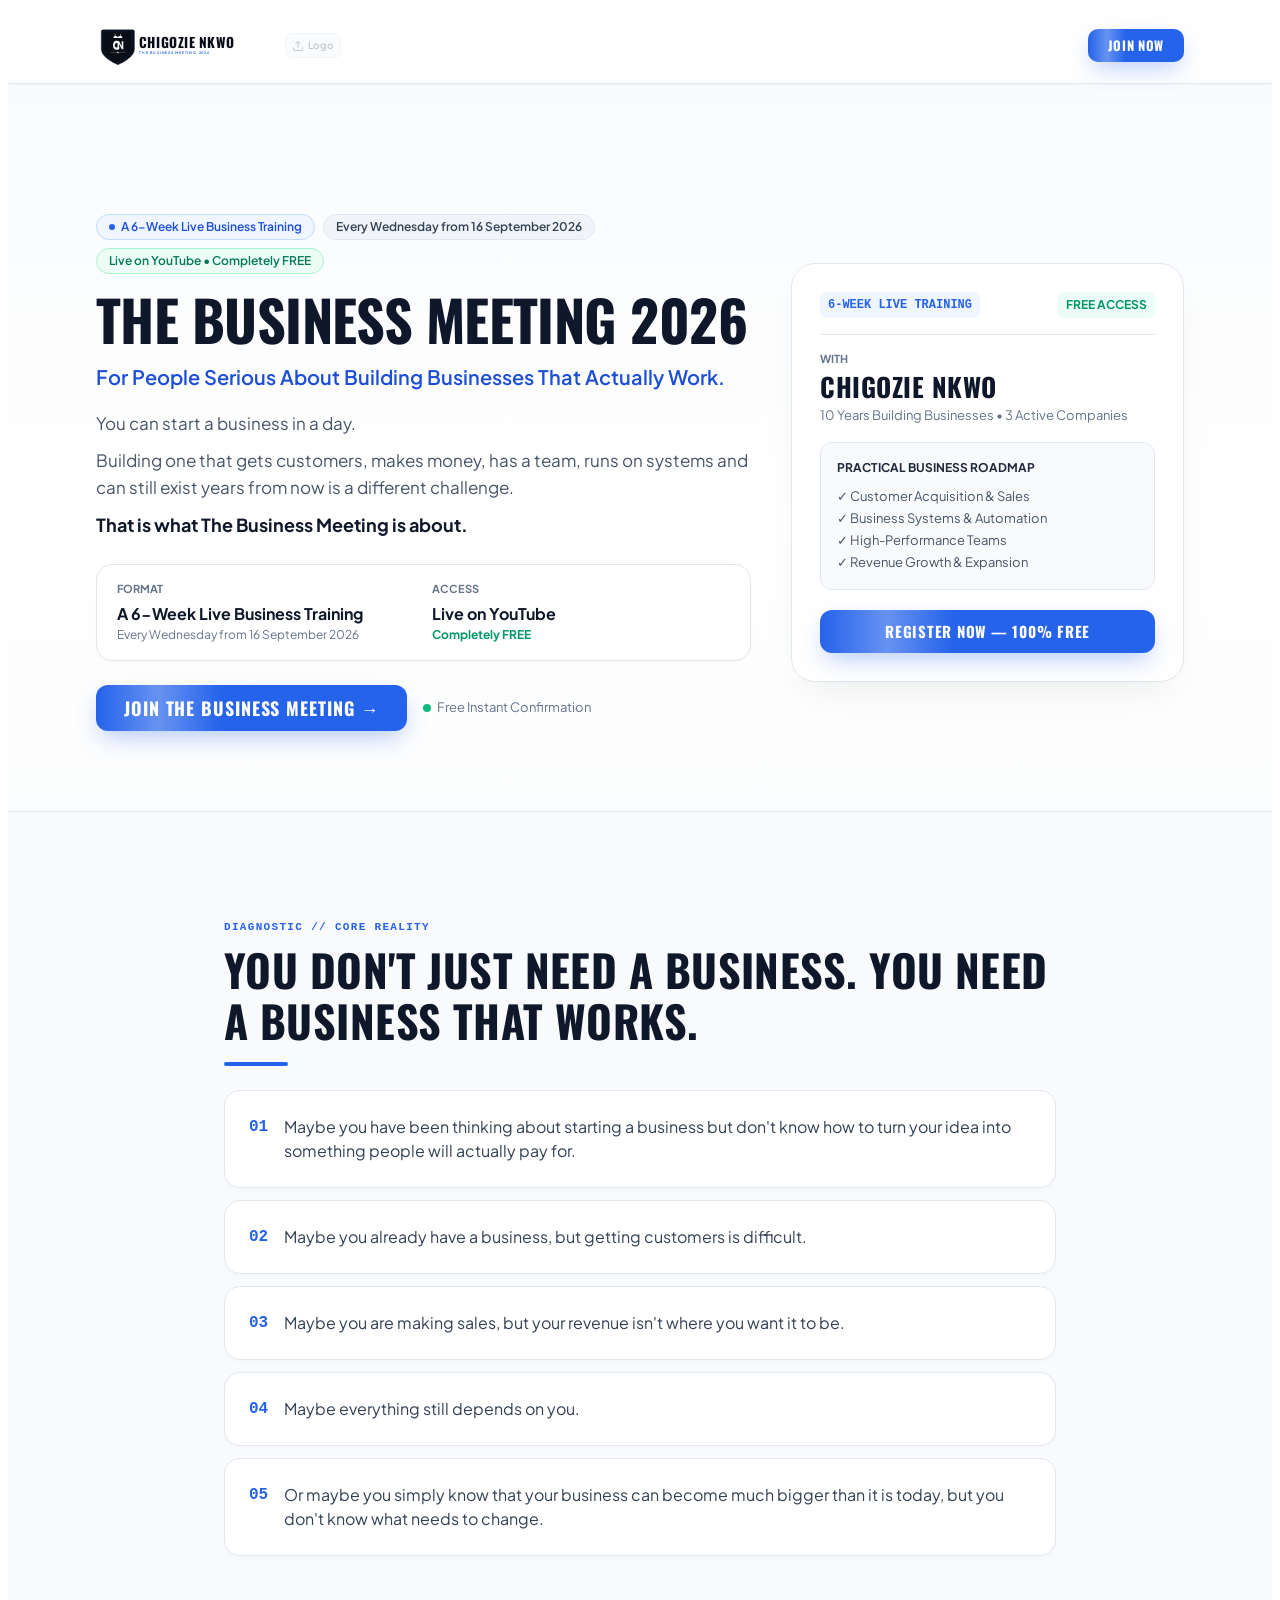
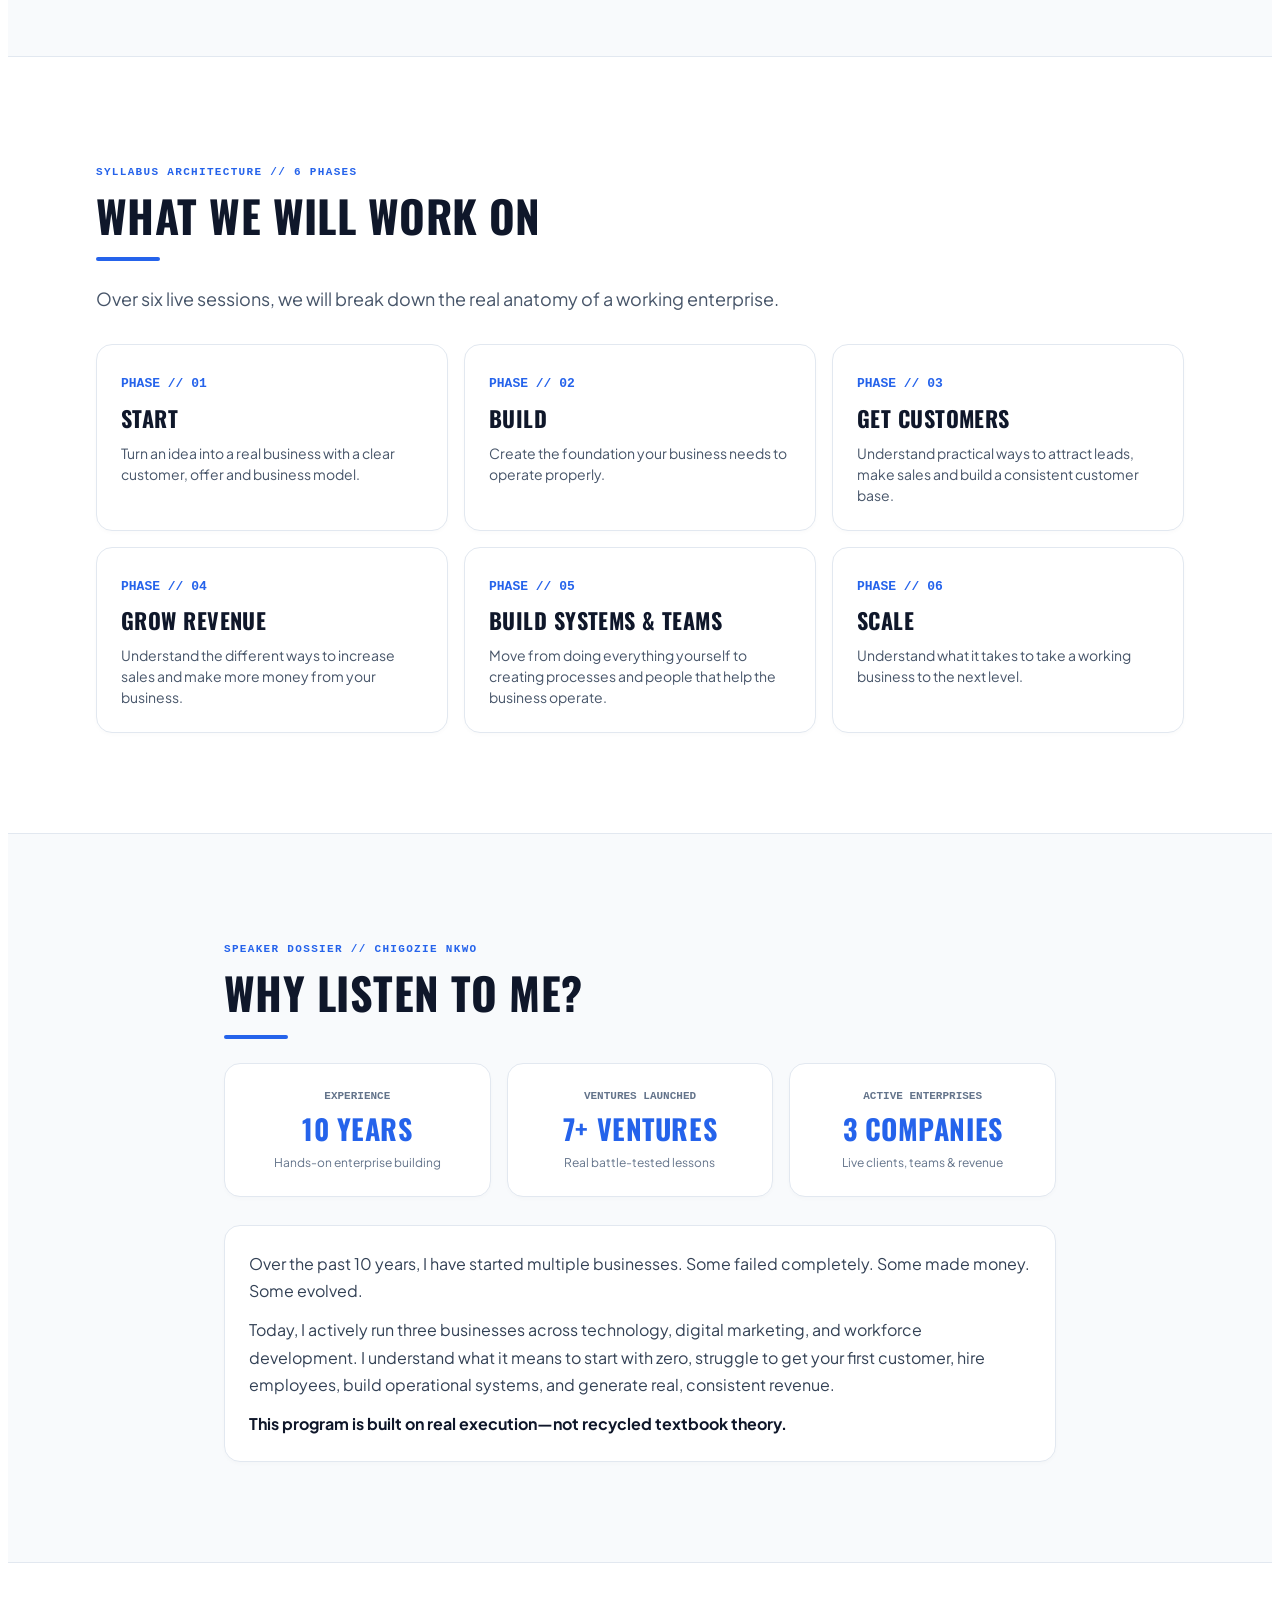
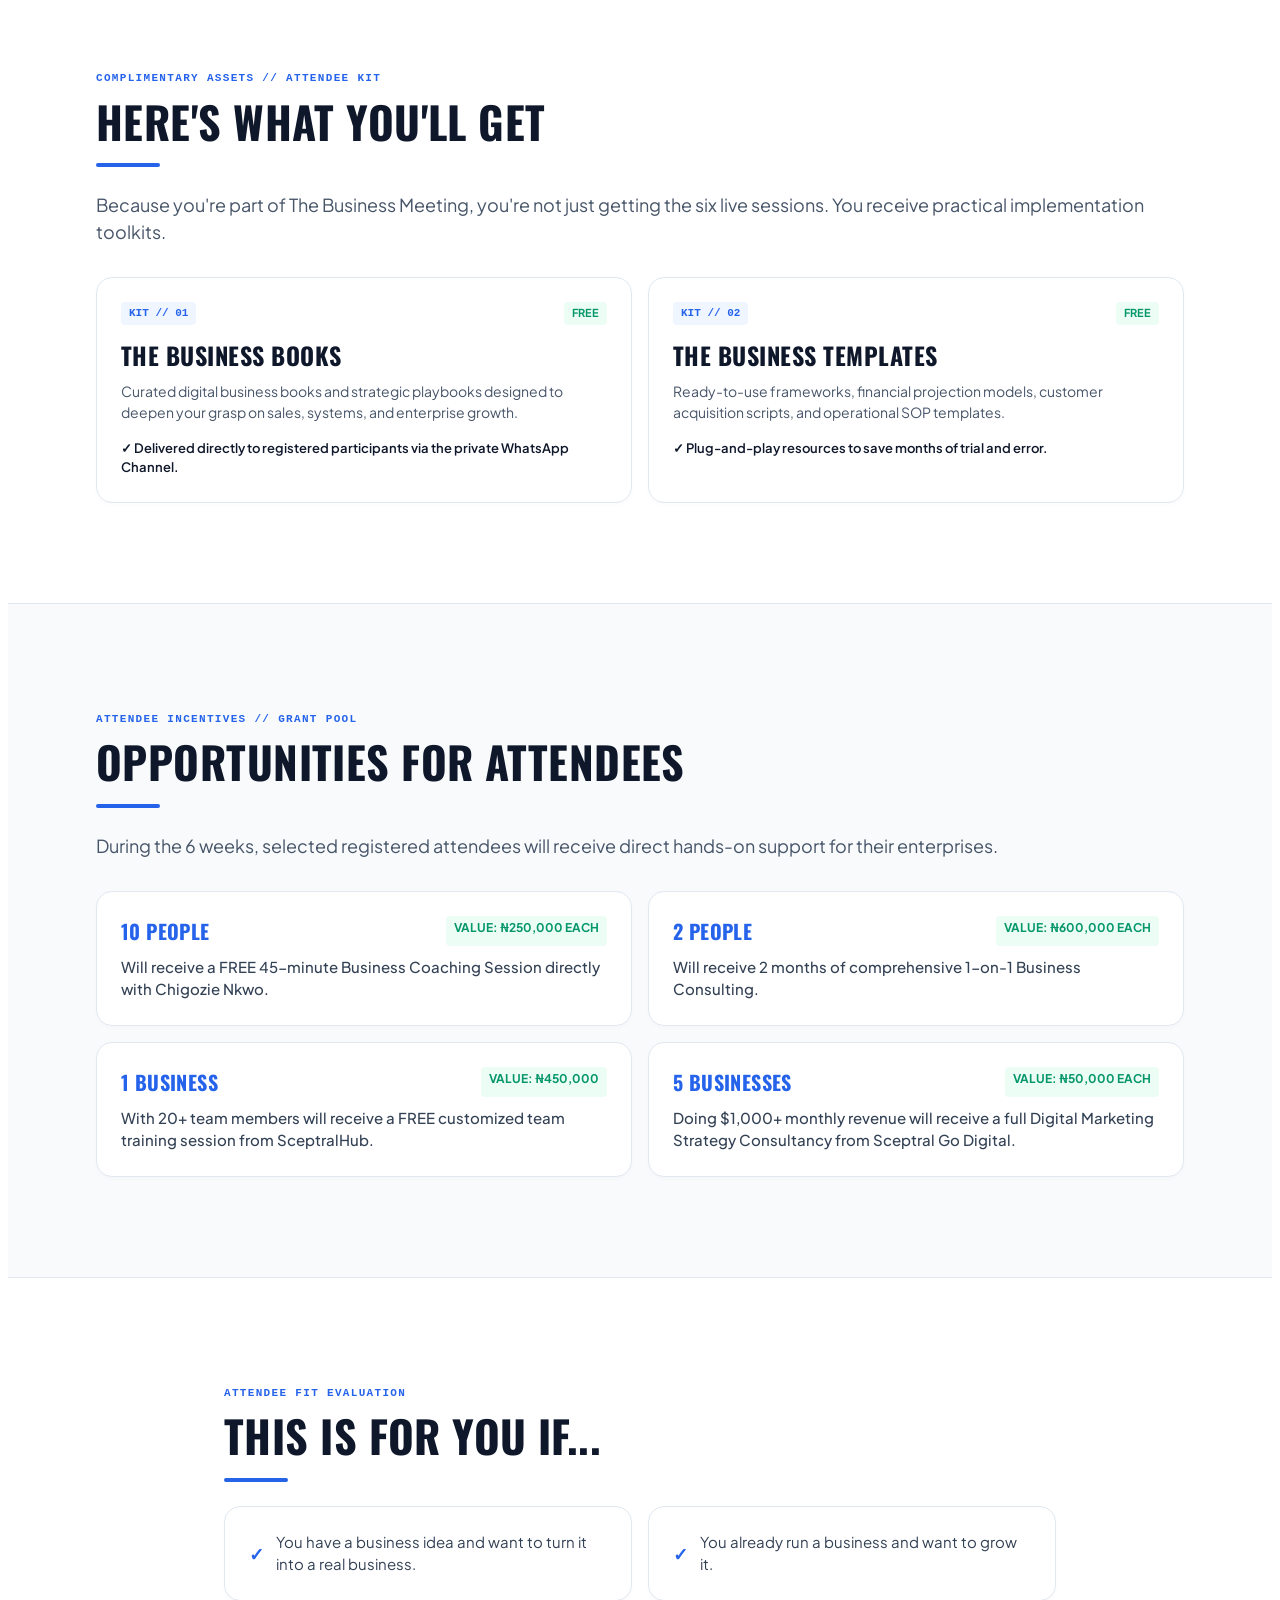
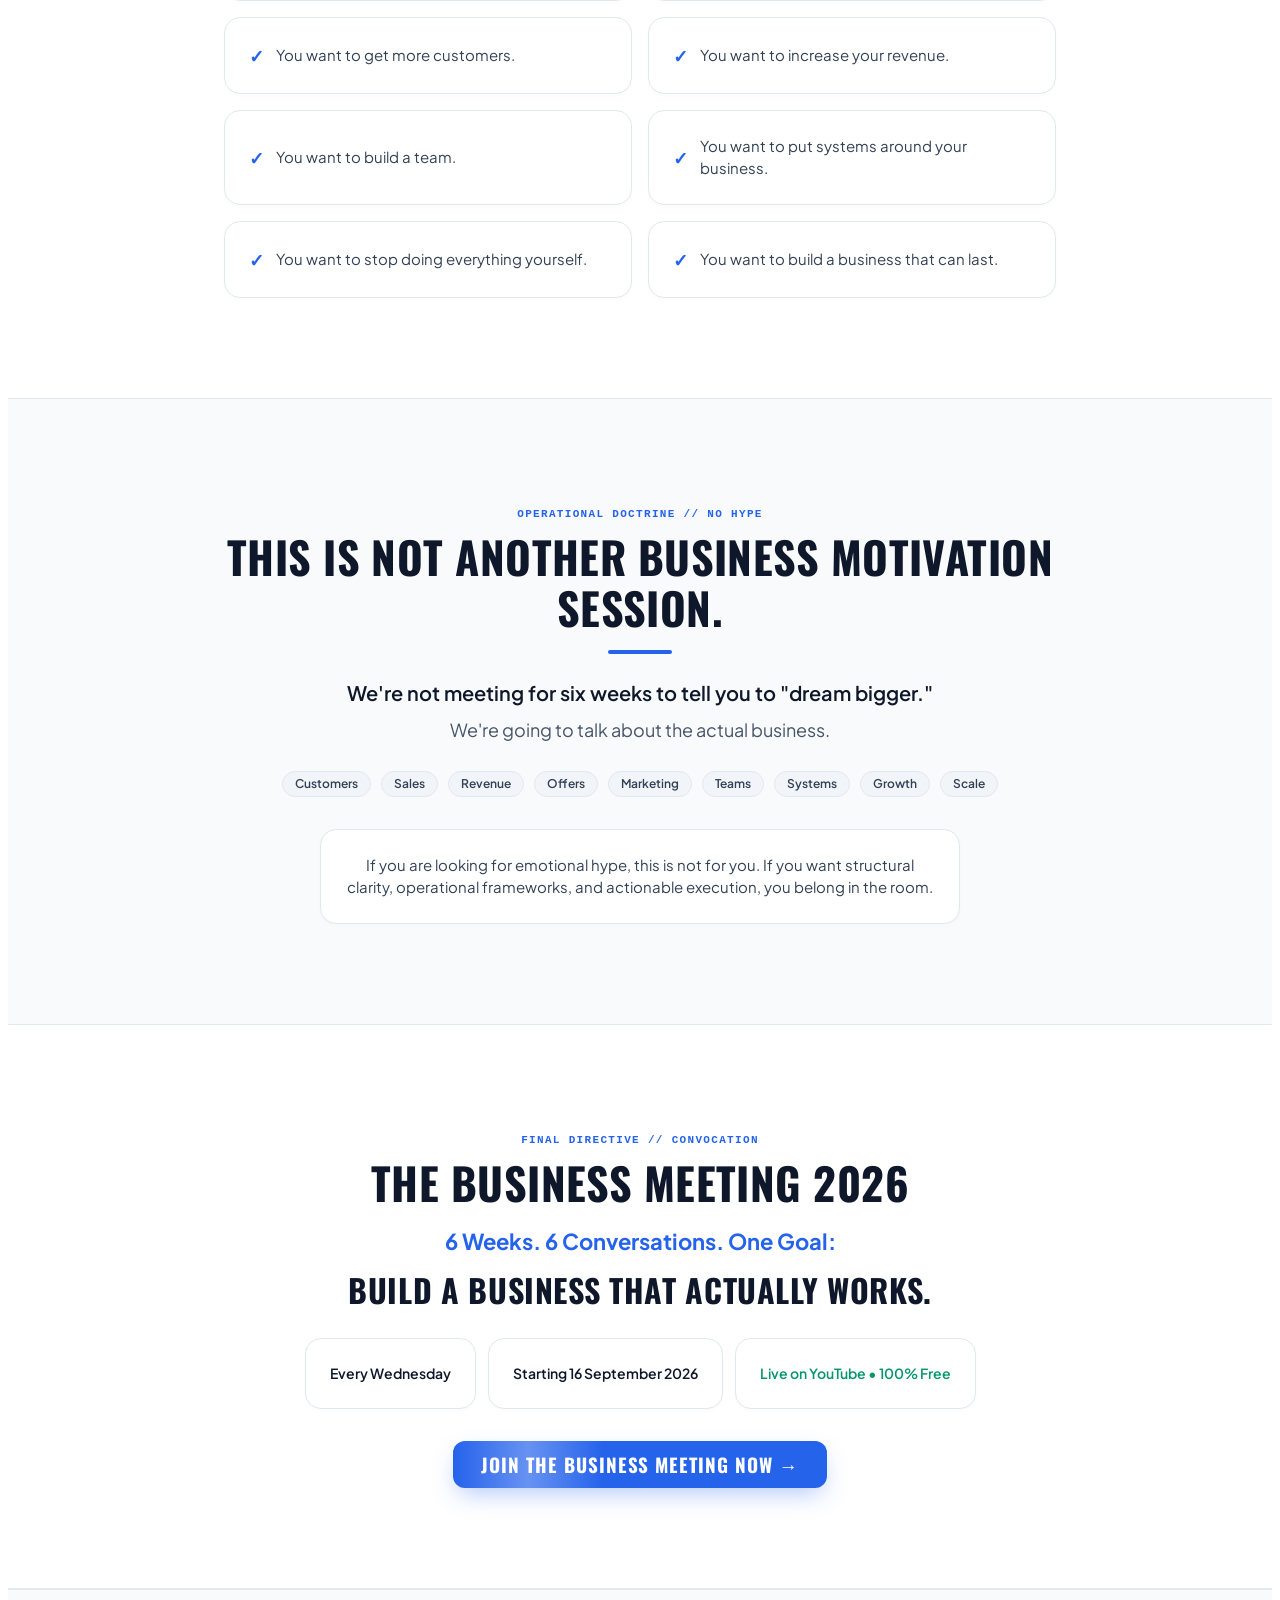
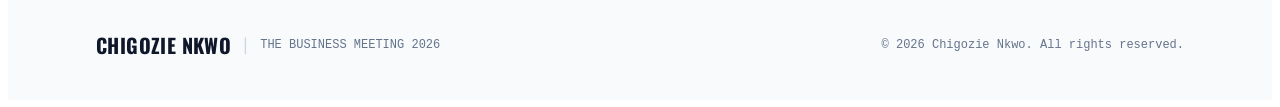
<file: wordpress-version.html>
<!DOCTYPE html>
<html lang="en">
<head>
  <meta charset="UTF-8" />
  <meta name="viewport" content="width=device-width, initial-scale=1.0" />
  <title>The Business Meeting 2026</title>
  <meta name="description" content="A free six-week live business training with Chigozie Nkwo. For people serious about building businesses that actually work." />
  
  <!-- Google Fonts: Oswald & Plus Jakarta Sans -->
  <link rel="preconnect" href="https://fonts.googleapis.com">
  <link rel="preconnect" href="https://fonts.gstatic.com" crossorigin>
  <link href="https://fonts.googleapis.com/css2?family=Oswald:wght@500;600;700&family=Plus+Jakarta+Sans:wght@400;500;600;700;800&display=swap" rel="stylesheet">

  <style>
    /* RESET & BASE STYLING (Scoped and WordPress Theme Resistant) */
    #tbm-wordpress-app,
    #tbm-wordpress-app *,
    #tbm-wordpress-app *::before,
    #tbm-wordpress-app *::after {
      box-sizing: border-box !important;
      margin: 0;
      padding: 0;
      -webkit-font-smoothing: antialiased;
      -moz-osx-font-smoothing: grayscale;
    }

    #tbm-wordpress-app {
      font-family: 'Plus Jakarta Sans', -apple-system, BlinkMacSystemFont, 'Segoe UI', Roboto, Helvetica, Arial, sans-serif !important;
      background-color: #ffffff !important;
      color: #0f172a !important;
      line-height: 1.5 !important;
      font-size: 16px !important;
      width: 100% !important;
      max-width: 100% !important;
      overflow-x: hidden !important;
      position: relative !important;
      clear: both !important;
    }

    /* WORDPRESS THEME FULL-WIDTH BREAKOUT */
    /* When embedded inside narrow WordPress page templates (.entry-content, #content, .site-main), */
    /* ensure the app container stretches cleanly to fill available width without horizontal overflow */
    .entry-content > #tbm-wordpress-app,
    .post-content > #tbm-wordpress-app,
    .wp-block-html > #tbm-wordpress-app,
    .elementor-widget-container > #tbm-wordpress-app {
      width: 100% !important;
      max-width: 100% !important;
      margin-left: auto !important;
      margin-right: auto !important;
    }

    /* TYPOGRAPHY */
    .tbm-font-display {
      font-family: 'Oswald', sans-serif !important;
      text-transform: uppercase !important;
      letter-spacing: 0.02em !important;
    }

    .tbm-font-mono {
      font-family: ui-monospace, SFMono-Regular, Menlo, Monaco, Consolas, "Liberation Mono", "Courier New", monospace !important;
    }

    /* BACKGROUND TEXTURES & BLUEPRINTS */
    .tbm-blueprint-grid {
      background-size: 32px 32px !important;
      background-image: 
        linear-gradient(to right, rgba(37, 99, 235, 0.04) 1px, transparent 1px),
        linear-gradient(to bottom, rgba(37, 99, 235, 0.04) 1px, transparent 1px) !important;
    }

    .tbm-blueprint-grid-accent {
      background-size: 64px 64px !important;
      background-image: 
        linear-gradient(to right, rgba(37, 99, 235, 0.06) 1px, transparent 1px),
        linear-gradient(to bottom, rgba(37, 99, 235, 0.06) 1px, transparent 1px) !important;
    }

    .tbm-dot-matrix {
      background-image: radial-gradient(rgba(148, 163, 184, 0.22) 1px, transparent 1px) !important;
      background-size: 20px 20px !important;
    }

    /* LAYOUT CONTAINERS */
    /* Sized with responsive clamps to fit standard WordPress widths (720px, 800px, 1140px, full) seamlessly */
    .tbm-container {
      width: 100% !important;
      max-width: 1152px !important;
      margin-left: auto !important;
      margin-right: auto !important;
      padding-left: clamp(16px, 4vw, 32px) !important;
      padding-right: clamp(16px, 4vw, 32px) !important;
    }

    .tbm-container-narrow {
      width: 100% !important;
      max-width: 896px !important;
      margin-left: auto !important;
      margin-right: auto !important;
      padding-left: clamp(16px, 4vw, 32px) !important;
      padding-right: clamp(16px, 4vw, 32px) !important;
    }

    /* NAVBAR */
    .tbm-navbar {
      position: sticky !important;
      position: -webkit-sticky !important;
      top: 0 !important;
      left: 0 !important;
      right: 0 !important;
      width: 100% !important;
      min-height: 72px !important;
      height: 76px !important;
      background: rgba(255, 255, 255, 0.96) !important;
      backdrop-filter: blur(12px) !important;
      -webkit-backdrop-filter: blur(12px) !important;
      border-bottom: 1px solid #e2e8f0 !important;
      z-index: 1000 !important;
      display: flex !important;
      align-items: center !important;
      box-shadow: 0 1px 3px rgba(0,0,0,0.03) !important;
    }

    .tbm-nav-inner {
      display: flex !important;
      align-items: center !important;
      justify-content: space-between !important;
      width: 100% !important;
    }

    /* BRAND LOGO WRAPPER */
    .tbm-logo-wrapper {
      display: inline-flex !important;
      align-items: center !important;
      cursor: pointer !important;
      text-decoration: none !important;
      position: relative !important;
    }

    .tbm-logo-svg {
      height: 42px !important;
      width: auto !important;
      max-width: clamp(190px, 32vw, 290px) !important;
      object-fit: contain !important;
      flex-shrink: 0 !important;
      display: block !important;
    }

    .tbm-custom-logo-img {
      max-height: 44px !important;
      width: auto !important;
      max-width: 260px !important;
      object-fit: contain !important;
      display: none;
    }

    .tbm-logo-upload-btn {
      margin-left: 6px !important;
      padding: 4px 6px !important;
      border-radius: 6px !important;
      background: #f1f5f9 !important;
      border: 1px solid #e2e8f0 !important;
      color: #64748b !important;
      font-size: 11px !important;
      cursor: pointer !important;
      display: inline-flex !important;
      align-items: center !important;
      gap: 4px !important;
      opacity: 0.4 !important;
      transition: opacity 0.2s ease !important;
    }

    .tbm-logo-wrapper:hover .tbm-logo-upload-btn,
    .tbm-logo-upload-btn:hover {
      opacity: 1 !important;
      background: #e2e8f0 !important;
      color: #0f172a !important;
    }

    /* BUTTONS */
    .tbm-btn-primary {
      display: inline-flex !important;
      align-items: center !important;
      justify-content: center !important;
      gap: 10px !important;
      background: #2563eb !important;
      color: #ffffff !important;
      font-family: 'Oswald', sans-serif !important;
      font-weight: 700 !important;
      text-transform: uppercase !important;
      letter-spacing: 0.05em !important;
      padding: 14px 28px !important;
      border-radius: 12px !important;
      border: none !important;
      cursor: pointer !important;
      text-decoration: none !important;
      box-shadow: 0 10px 25px -5px rgba(37, 99, 235, 0.35) !important;
      transition: all 0.2s ease !important;
      position: relative !important;
      overflow: hidden !important;
      line-height: 1 !important;
    }

    .tbm-btn-primary:hover {
      background: #1d4ed8 !important;
      transform: translateY(-2px) !important;
      box-shadow: 0 14px 28px -5px rgba(37, 99, 235, 0.45) !important;
    }

    .tbm-btn-primary:active {
      transform: translateY(0) !important;
    }

    .tbm-btn-nav {
      padding: 10px 20px !important;
      font-size: 13px !important;
      border-radius: 10px !important;
    }

    /* SHIMMER EFFECT */
    @keyframes tbm-shimmer {
      0% { transform: translateX(-150%) skewX(-15deg); }
      100% { transform: translateX(250%) skewX(-15deg); }
    }

    .tbm-btn-primary::after {
      content: '' !important;
      position: absolute !important;
      top: 0 !important;
      left: 0 !important;
      width: 40% !important;
      height: 100% !important;
      background: linear-gradient(to right, transparent, rgba(255,255,255,0.3), transparent) !important;
      animation: tbm-shimmer 4s infinite cubic-bezier(0.4, 0, 0.2, 1) !important;
      pointer-events: none !important;
    }

    /* BADGES */
    .tbm-badge {
      display: inline-flex !important;
      align-items: center !important;
      gap: 6px !important;
      padding: 6px 12px !important;
      border-radius: 9999px !important;
      font-size: 12px !important;
      font-weight: 600 !important;
      line-height: 1 !important;
    }

    .tbm-badge-blue {
      background: #eff6ff !important;
      color: #1d4ed8 !important;
      border: 1px solid #bfdbfe !important;
    }

    .tbm-badge-slate {
      background: #f1f5f9 !important;
      color: #334155 !important;
      border: 1px solid #e2e8f0 !important;
    }

    .tbm-badge-emerald {
      background: #ecfdf5 !important;
      color: #047857 !important;
      border: 1px solid #a7f3d0 !important;
    }

    /* SECTIONS */
    .tbm-section {
      padding-top: 80px !important;
      padding-bottom: 80px !important;
      position: relative !important;
      border-bottom: 1px solid #e2e8f0 !important;
    }

    @media (min-width: 640px) {
      .tbm-section {
        padding-top: 100px !important;
        padding-bottom: 100px !important;
      }
    }

    .tbm-bg-light { background-color: #f8fafc !important; }
    .tbm-bg-white { background-color: #ffffff !important; }

    /* SECTION HEADERS */
    .tbm-tagline {
      display: inline-flex !important;
      align-items: center !important;
      gap: 8px !important;
      font-size: 11px !important;
      font-family: ui-monospace, monospace !important;
      font-weight: 700 !important;
      letter-spacing: 0.12em !important;
      color: #2563eb !important;
      text-transform: uppercase !important;
      margin-bottom: 10px !important;
    }

    .tbm-heading-lg {
      font-family: 'Oswald', sans-serif !important;
      font-size: 32px !important;
      line-height: 1.15 !important;
      font-weight: 700 !important;
      text-transform: uppercase !important;
      letter-spacing: 0.01em !important;
      color: #0f172a !important;
      margin-bottom: 16px !important;
    }

    @media (min-width: 640px) {
      .tbm-heading-lg {
        font-size: 44px !important;
      }
    }

    .tbm-divider {
      width: 64px !important;
      height: 4px !important;
      background: #2563eb !important;
      border-radius: 9999px !important;
      margin-bottom: 24px !important;
    }

    /* CARDS & GRIDS */
    .tbm-grid-2 {
      display: grid !important;
      grid-template-columns: 1fr !important;
      gap: 16px !important;
    }

    .tbm-grid-3 {
      display: grid !important;
      grid-template-columns: 1fr !important;
      gap: 16px !important;
    }

    @media (min-width: 768px) {
      .tbm-grid-2 { grid-template-columns: repeat(2, 1fr) !important; }
      .tbm-grid-3 { grid-template-columns: repeat(3, 1fr) !important; }
    }

    .tbm-card {
      background: #ffffff !important;
      border: 1px solid #e2e8f0 !important;
      border-radius: 16px !important;
      padding: 24px !important;
      box-shadow: 0 2px 4px rgba(0,0,0,0.02) !important;
      transition: all 0.25s ease !important;
      position: relative !important;
    }

    .tbm-card:hover {
      border-color: #3b82f6 !important;
      box-shadow: 0 10px 20px -3px rgba(37, 99, 235, 0.1) !important;
      transform: translateY(-2px) !important;
    }

    /* HERO SECTION */
    .tbm-hero {
      padding-top: 130px !important;
      padding-bottom: 80px !important;
      background: linear-gradient(180deg, rgba(248,250,252,0.9) 0%, #ffffff 60%, rgba(248,250,252,0.5) 100%) !important;
      position: relative !important;
      overflow: hidden !important;
      border-bottom: 1px solid #e2e8f0 !important;
    }

    .tbm-hero-grid {
      display: grid !important;
      grid-template-columns: 1fr !important;
      gap: 40px !important;
      align-items: center !important;
    }

    @media (min-width: 992px) {
      .tbm-hero-grid {
        grid-template-columns: 1.25fr 0.75fr !important;
      }
    }

    .tbm-hero-title {
      font-family: 'Oswald', sans-serif !important;
      font-size: 38px !important;
      font-weight: 700 !important;
      line-height: 1.05 !important;
      text-transform: uppercase !important;
      color: #0f172a !important;
      letter-spacing: -0.01em !important;
      margin-bottom: 14px !important;
    }

    @media (min-width: 640px) {
      .tbm-hero-title {
        font-size: 56px !important;
      }
    }

    .tbm-hero-sub {
      font-size: 20px !important;
      font-weight: 600 !important;
      color: #1d4ed8 !important;
      line-height: 1.35 !important;
      margin-bottom: 20px !important;
    }

    .tbm-hero-desc {
      font-size: 17px !important;
      color: #475569 !important;
      line-height: 1.6 !important;
      margin-bottom: 24px !important;
    }

    .tbm-format-box {
      background: #ffffff !important;
      border: 1px solid #e2e8f0 !important;
      border-radius: 16px !important;
      padding: 16px 20px !important;
      display: grid !important;
      grid-template-columns: 1fr !important;
      gap: 16px !important;
      margin-bottom: 24px !important;
      box-shadow: 0 1px 3px rgba(0,0,0,0.03) !important;
    }

    @media (min-width: 640px) {
      .tbm-format-box {
        grid-template-columns: 1fr 1fr !important;
      }
    }

    /* HERO FLYER CARD */
    .tbm-flyer-card {
      background: #ffffff !important;
      border: 1px solid #e2e8f0 !important;
      border-radius: 24px !important;
      padding: 28px !important;
      box-shadow: 0 20px 40px -15px rgba(0,0,0,0.08) !important;
      position: relative !important;
    }

    /* MODAL POPUP (ROBUST, MOBILE-READY & VIEWPORT OPTIMIZED) */
    .tbm-modal-backdrop {
      display: none;
      position: fixed !important;
      inset: 0 !important;
      background: rgba(15, 23, 42, 0.65) !important;
      backdrop-filter: blur(4px) !important;
      z-index: 999999 !important;
      align-items: flex-start !important;
      justify-content: center !important;
      padding: 10px !important;
      overflow-y: auto !important;
    }

    @media (min-width: 640px) {
      .tbm-modal-backdrop {
        padding: 20px !important;
        align-items: center !important;
      }
    }

    .tbm-modal-backdrop.active {
      display: flex !important;
    }

    .tbm-modal-dialog {
      background: #ffffff !important;
      color: #0f172a !important;
      width: 100% !important;
      max-width: 720px !important;
      border-radius: 20px !important;
      border: 1px solid #cbd5e1 !important;
      box-shadow: 0 25px 50px -12px rgba(0,0,0,0.25) !important;
      margin-top: auto !important;
      margin-bottom: auto !important;
      max-height: calc(100vh - 20px) !important;
      display: flex !important;
      flex-direction: column !important;
      overflow: hidden !important;
      position: relative !important;
    }

    @media (min-width: 640px) {
      .tbm-modal-dialog {
        border-radius: 24px !important;
        max-height: 90vh !important;
      }
    }

    .tbm-modal-header {
      flex-shrink: 0 !important;
      display: flex !important;
      align-items: center !important;
      justify-content: space-between !important;
      padding: 16px 24px !important;
      border-bottom: 1px solid #e2e8f0 !important;
      background: #ffffff !important;
    }

    .tbm-modal-close {
      background: #f1f5f9 !important;
      border: none !important;
      width: 36px !important;
      height: 36px !important;
      border-radius: 10px !important;
      display: flex !important;
      align-items: center !important;
      justify-content: center !important;
      cursor: pointer !important;
      color: #475569 !important;
      font-size: 20px !important;
      line-height: 1 !important;
      transition: all 0.2s ease !important;
    }

    .tbm-modal-close:hover {
      background: #e2e8f0 !important;
      color: #0f172a !important;
    }

    .tbm-modal-body {
      flex: 1 1 auto !important;
      min-height: 0 !important;
      overflow-y: auto !important;
      padding: 24px !important;
    }

    @media (min-width: 640px) {
      .tbm-modal-body {
        padding: 32px !important;
      }
    }

    /* FORM ELEMENTS */
    .tbm-form-section {
      background: #f8fafc !important;
      border: 1px solid #e2e8f0 !important;
      border-radius: 16px !important;
      padding: 20px !important;
      margin-bottom: 24px !important;
    }

    .tbm-form-title {
      font-family: 'Oswald', sans-serif !important;
      font-size: 18px !important;
      font-weight: 700 !important;
      text-transform: uppercase !important;
      letter-spacing: 0.05em !important;
      color: #0f172a !important;
      border-bottom: 1px solid #e2e8f0 !important;
      padding-bottom: 8px !important;
      margin-bottom: 16px !important;
    }

    .tbm-field {
      margin-bottom: 16px !important;
    }

    .tbm-label {
      display: block !important;
      font-size: 13px !important;
      font-weight: 600 !important;
      color: #1e293b !important;
      margin-bottom: 6px !important;
    }

    .tbm-label-required {
      color: #2563eb !important;
      font-weight: bold !important;
    }

    .tbm-help-text {
      font-size: 12px !important;
      color: #64748b !important;
      margin-bottom: 8px !important;
      line-height: 1.4 !important;
    }

    .tbm-input {
      width: 100% !important;
      padding: 12px 16px !important;
      font-size: 14px !important;
      border-radius: 10px !important;
      border: 1px solid #cbd5e1 !important;
      background: #ffffff !important;
      color: #0f172a !important;
      outline: none !important;
      transition: all 0.2s ease !important;
      font-family: inherit !important;
    }

    .tbm-input:focus {
      border-color: #2563eb !important;
      box-shadow: 0 0 0 3px rgba(37, 99, 235, 0.15) !important;
    }

    .tbm-input.error {
      border-color: #ef4444 !important;
    }

    .tbm-error-msg {
      font-size: 12px !important;
      color: #dc2626 !important;
      margin-top: 4px !important;
      display: none;
    }

    .tbm-error-msg.visible {
      display: block !important;
    }

    /* SELECTION PILLS & BUTTON GRIDS */
    .tbm-options-grid {
      display: grid !important;
      grid-template-columns: repeat(auto-fit, minmax(140px, 1fr)) !important;
      gap: 8px !important;
    }

    .tbm-option-item {
      display: flex !important;
      align-items: center !important;
      justify-content: center !important;
      text-align: center !important;
      padding: 10px 14px !important;
      font-size: 13px !important;
      font-weight: 500 !important;
      border: 1px solid #cbd5e1 !important;
      border-radius: 10px !important;
      background: #ffffff !important;
      color: #1e293b !important;
      cursor: pointer !important;
      transition: all 0.15s ease !important;
      user-select: none !important;
    }

    .tbm-option-item:hover {
      border-color: #94a3b8 !important;
      background: #f1f5f9 !important;
    }

    .tbm-option-item.selected {
      background: #eff6ff !important;
      border-color: #2563eb !important;
      color: #1e40af !important;
      font-weight: 600 !important;
    }

    .tbm-option-vertical {
      display: flex !important;
      flex-direction: column !important;
      gap: 8px !important;
    }

    .tbm-radio-card {
      display: flex !important;
      align-items: flex-start !important;
      gap: 10px !important;
      padding: 12px 16px !important;
      border: 1px solid #cbd5e1 !important;
      border-radius: 10px !important;
      background: #ffffff !important;
      cursor: pointer !important;
      transition: all 0.15s ease !important;
    }

    .tbm-radio-card:hover {
      background: #f1f5f9 !important;
    }

    .tbm-radio-card.selected {
      background: #eff6ff !important;
      border-color: #2563eb !important;
      font-weight: 600 !important;
    }

    .tbm-checkbox-pill {
      display: flex !important;
      align-items: center !important;
      gap: 10px !important;
      padding: 10px 14px !important;
      border: 1px solid #cbd5e1 !important;
      border-radius: 10px !important;
      background: #ffffff !important;
      cursor: pointer !important;
      font-size: 13px !important;
      text-align: left !important;
      transition: all 0.15s ease !important;
    }

    .tbm-checkbox-pill.selected {
      background: #eff6ff !important;
      border-color: #2563eb !important;
      color: #1e40af !important;
      font-weight: 600 !important;
    }

    .tbm-checkbox-box {
      width: 16px !important;
      height: 16px !important;
      border-radius: 4px !important;
      border: 1px solid #94a3b8 !important;
      background: #ffffff !important;
      flex-shrink: 0 !important;
      display: flex !important;
      align-items: center !important;
      justify-content: center !important;
    }

    .tbm-checkbox-pill.selected .tbm-checkbox-box {
      background: #2563eb !important;
      border-color: #2563eb !important;
      color: #ffffff !important;
    }

    /* FOOTER */
    .tbm-footer {
      background: #f8fafc !important;
      border-top: 1px solid #e2e8f0 !important;
      padding: 40px 0 !important;
    }

    .tbm-footer-inner {
      display: flex !important;
      flex-direction: column !important;
      align-items: center !important;
      justify-content: space-between !important;
      gap: 20px !important;
      text-align: center !important;
    }

    @media (min-width: 640px) {
      .tbm-footer-inner {
        flex-direction: row !important;
        text-align: left !important;
      }
    }

    /* SUCCESS SCREEN IN MODAL */
    .tbm-success-card {
      text-align: center !important;
      padding: 30px 10px !important;
    }

    .tbm-success-icon {
      width: 64px !important;
      height: 64px !important;
      border-radius: 50% !important;
      background: #ecfdf5 !important;
      border: 1px solid #a7f3d0 !important;
      color: #059669 !important;
      display: flex !important;
      align-items: center !important;
      justify-content: center !important;
      margin: 0 auto 20px auto !important;
      font-size: 32px !important;
    }
  </style>
</head>
<body>

<div id="tbm-wordpress-app">
  <!-- TOP NAVBAR -->
  <header class="tbm-navbar">
    <div class="tbm-container tbm-nav-inner">
      <div style="display:flex; align-items:center; gap:8px;">
        <!-- Official Crest & Monogram Logo (cn-brand-logo.svg) -->
        <a href="#tbm-wordpress-app" class="tbm-logo-wrapper" title="Chigozie Nkwo — The Business Meeting 2026">
          <svg viewBox="0 0 1000 240" fill="none" xmlns="http://www.w3.org/2000/svg" class="tbm-logo-svg" id="tbm-brand-logo-svg" preserveAspectRatio="xMinYMid meet">
            <g transform="translate(15, 12)">
              <!-- Outer Shield with Rounded Corners and Soft Glow Accent -->
              <path d="M25 15 H195 C200 15 205 19 205 25 V125 C205 178 110 215 110 215 C110 215 15 178 15 125 V25 C15 19 20 15 25 15 Z" fill="#090d16" stroke="#1e293b" stroke-width="2" />
              <!-- Inner Gold/Accent Border Accent -->
              <path d="M28 26 H192 V122 C192 168 110 202 110 202 C110 202 28 168 28 122 V26 Z" fill="none" stroke="#2563eb" stroke-width="1.5" stroke-opacity="0.35" />
              
              <!-- Crown Elements Atop Monogram -->
              <path d="M82 62 L94 46 L110 58 L126 46 L138 62 H82 Z" fill="#ffffff" />
              <circle cx="94" cy="42" r="2.5" fill="#ffffff" />
              <circle cx="110" cy="52" r="2.5" fill="#ffffff" />
              <circle cx="126" cy="42" r="2.5" fill="#ffffff" />
              
              <!-- Premium Interlocking Monogram C & N -->
              <!-- Letter C -->
              <path d="M102 78 C94 78 82 85 82 104 C82 123 94 130 102 130 C109 130 115 127 118 123 L118 113 C118 113 112 117 104 117 C97 117 92 112 92 104 C92 96 97 91 104 91 C112 91 118 95 118 95 L118 85 C115 81 109 78 102 78 Z" fill="#ffffff" />
              
              <!-- Letter N (Interlocking and Precision Angled) -->
              <path d="M108 81 H117 L132 111 V81 H141 V127 H132 L117 97 V127 H108 V81 Z" fill="#ffffff" fill-opacity="0.95" />
              
              <!-- Refined Underline & Star Embellishment -->
              <line x1="68" y1="144" x2="152" y2="144" stroke="#ffffff" stroke-width="1.5" stroke-opacity="0.8" />
              <polygon points="110,140 112,143.5 116,144 113,146.5 114,150 110,148 106,150 107,146.5 104,144 108,143.5" fill="#ffffff" />
            </g>
            
            <!-- Exact Typography Matching Chigozie Nkwo Identity -->
            <text x="245" y="132" font-family="'Oswald', sans-serif" font-size="78" font-weight="700" letter-spacing="0.04em" fill="#090d16">CHIGOZIE NKWO</text>
            <text x="248" y="165" font-family="'Plus Jakarta Sans', sans-serif" font-size="20" font-weight="700" letter-spacing="0.22em" fill="#2563eb">THE BUSINESS MEETING 2026</text>
          </svg>
          <img id="tbm-custom-logo-display" class="tbm-custom-logo-img" alt="Chigozie Nkwo Brand Logo" />
        </a>

        <!-- Custom Logo Upload / Change Control (Allows uploading any custom logo directly on the page) -->
        <label class="tbm-logo-upload-btn" title="Change or upload custom logo image (SVG, PNG, JPG)">
          <svg width="12" height="12" viewBox="0 0 24 24" fill="none" stroke="currentColor" stroke-width="2"><path d="M21 15v4a2 2 0 0 1-2 2H5a2 2 0 0 1-2-2v-4"/><polyline points="17 8 12 3 7 8"/><line x1="12" y1="3" x2="12" y2="15"/></svg>
          <span style="font-size:10px; font-weight:600;">Logo</span>
          <input type="file" id="tbm-logo-file-input" accept="image/*,.svg" style="display:none;" />
        </label>
      </div>

      <div style="display:flex; align-items:center; gap:16px;">
        <div style="display:none; text-align:right;" class="tbm-desktop-sched">
          <div style="font-size:11px; color:#64748b; font-weight:600; text-transform:uppercase;">Starts 16 Sept 2026</div>
          <div style="font-size:12px; color:#059669; font-weight:700;">Live on YouTube • Free</div>
        </div>
        <button type="button" class="tbm-btn-primary tbm-btn-nav tbm-open-modal-trigger">
          JOIN NOW
        </button>
      </div>
    </div>
  </header>

  <!-- HERO SECTION -->
  <section class="tbm-hero tbm-blueprint-grid">
    <div class="tbm-container">
      <div class="tbm-hero-grid">
        <div>
          <!-- Badges -->
          <div style="display:flex; flex-wrap:wrap; gap:8px; margin-bottom:16px;">
            <span class="tbm-badge tbm-badge-blue">
              <span style="width:6px; height:6px; border-radius:50%; background:#2563eb;"></span>
              A 6-Week Live Business Training
            </span>
            <span class="tbm-badge tbm-badge-slate">Every Wednesday from 16 September 2026</span>
            <span class="tbm-badge tbm-badge-emerald">Live on YouTube • Completely FREE</span>
          </div>

          <h1 class="tbm-hero-title">THE BUSINESS MEETING 2026</h1>
          <p class="tbm-hero-sub">For People Serious About Building Businesses That Actually Work.</p>
          
          <div class="tbm-hero-desc">
            <p style="margin-bottom:10px;">You can start a business in a day.</p>
            <p style="margin-bottom:10px;">Building one that gets customers, makes money, has a team, runs on systems and can still exist years from now is a different challenge.</p>
            <p style="font-weight:700; color:#0f172a; font-size:18px;">That is what The Business Meeting is about.</p>
          </div>

          <div class="tbm-format-box">
            <div>
              <div style="font-size:11px; text-transform:uppercase; color:#64748b; font-weight:700; margin-bottom:4px;">FORMAT</div>
              <div style="font-weight:700; color:#0f172a;">A 6-Week Live Business Training</div>
              <div style="font-size:12px; color:#64748b;">Every Wednesday from 16 September 2026</div>
            </div>
            <div>
              <div style="font-size:11px; text-transform:uppercase; color:#64748b; font-weight:700; margin-bottom:4px;">ACCESS</div>
              <div style="font-weight:700; color:#0f172a;">Live on YouTube</div>
              <div style="font-size:12px; color:#059669; font-weight:700;">Completely FREE</div>
            </div>
          </div>

          <div style="display:flex; flex-wrap:wrap; align-items:center; gap:16px;">
            <button type="button" class="tbm-btn-primary tbm-open-modal-trigger" style="font-size:18px; padding:16px 36px;">
              JOIN THE BUSINESS MEETING →
            </button>
            <span style="font-size:13px; color:#64748b; display:flex; align-items:center; gap:6px;">
              <span style="width:8px; height:8px; border-radius:50%; background:#10b981;"></span>
              Free Instant Confirmation
            </span>
          </div>
        </div>

        <!-- Speaker Flyer Card -->
        <div>
          <div class="tbm-flyer-card">
            <div style="display:flex; justify-content:space-between; align-items:center; border-bottom:1px solid #e2e8f0; padding-bottom:16px; margin-bottom:16px;">
              <span style="font-size:12px; font-weight:700; font-family:monospace; color:#2563eb; background:#eff6ff; padding:4px 8px; border-radius:6px;">
                6-WEEK LIVE TRAINING
              </span>
              <span style="font-size:12px; color:#059669; font-weight:700; background:#ecfdf5; padding:4px 8px; border-radius:6px;">
                FREE ACCESS
              </span>
            </div>

            <div style="margin-bottom:16px;">
              <div style="font-size:11px; text-transform:uppercase; color:#64748b; font-weight:700;">WITH</div>
              <h3 class="tbm-font-display" style="font-size:26px; font-weight:700; color:#0f172a;">CHIGOZIE NKWO</h3>
              <p style="font-size:13px; color:#64748b;">10 Years Building Businesses • 3 Active Companies</p>
            </div>

            <div style="background:#f8fafc; border:1px solid #e2e8f0; border-radius:12px; padding:16px; margin-bottom:20px;">
              <div style="font-size:12px; font-weight:700; color:#1e293b; margin-bottom:8px;">PRACTICAL BUSINESS ROADMAP</div>
              <ul style="font-size:13px; color:#475569; list-style:none; line-height:1.7;">
                <li>✓ Customer Acquisition & Sales</li>
                <li>✓ Business Systems & Automation</li>
                <li>✓ High-Performance Teams</li>
                <li>✓ Revenue Growth & Expansion</li>
              </ul>
            </div>

            <button type="button" class="tbm-btn-primary tbm-open-modal-trigger" style="width:100%; font-size:15px; padding:14px 20px;">
              REGISTER NOW — 100% FREE
            </button>
          </div>
        </div>
      </div>
    </div>
  </section>

  <!-- SECTION 1: THE BUSINESS NEED -->
  <section class="tbm-section tbm-bg-light">
    <div class="tbm-container-narrow">
      <div class="tbm-tagline">DIAGNOSTIC // CORE REALITY</div>
      <h2 class="tbm-heading-lg">YOU DON'T JUST NEED A BUSINESS. YOU NEED A BUSINESS THAT WORKS.</h2>
      <div class="tbm-divider"></div>

      <div style="display:flex; flex-direction:column; gap:12px;">
        <div class="tbm-card" style="display:flex; gap:16px; align-items:flex-start;">
          <span style="font-family:monospace; font-weight:700; color:#2563eb;">01</span>
          <p style="font-size:16px; color:#334155;">Maybe you have been thinking about starting a business but don't know how to turn your idea into something people will actually pay for.</p>
        </div>
        <div class="tbm-card" style="display:flex; gap:16px; align-items:flex-start;">
          <span style="font-family:monospace; font-weight:700; color:#2563eb;">02</span>
          <p style="font-size:16px; color:#334155;">Maybe you already have a business, but getting customers is difficult.</p>
        </div>
        <div class="tbm-card" style="display:flex; gap:16px; align-items:flex-start;">
          <span style="font-family:monospace; font-weight:700; color:#2563eb;">03</span>
          <p style="font-size:16px; color:#334155;">Maybe you are making sales, but your revenue isn't where you want it to be.</p>
        </div>
        <div class="tbm-card" style="display:flex; gap:16px; align-items:flex-start;">
          <span style="font-family:monospace; font-weight:700; color:#2563eb;">04</span>
          <p style="font-size:16px; color:#334155;">Maybe everything still depends on you.</p>
        </div>
        <div class="tbm-card" style="display:flex; gap:16px; align-items:flex-start;">
          <span style="font-family:monospace; font-weight:700; color:#2563eb;">05</span>
          <p style="font-size:16px; color:#334155;">Or maybe you simply know that your business can become much bigger than it is today, but you don't know what needs to change.</p>
        </div>
      </div>
    </div>
  </section>

  <!-- SECTION 2: WHAT WE WILL WORK ON (6 PHASES) -->
  <section class="tbm-section tbm-bg-white">
    <div class="tbm-container">
      <div class="tbm-tagline">SYLLABUS ARCHITECTURE // 6 PHASES</div>
      <h2 class="tbm-heading-lg">WHAT WE WILL WORK ON</h2>
      <div class="tbm-divider"></div>
      <p style="font-size:18px; color:#475569; margin-bottom:32px;">Over six live sessions, we will break down the real anatomy of a working enterprise.</p>

      <div class="tbm-grid-3">
        <div class="tbm-card">
          <span style="font-family:monospace; font-weight:700; color:#2563eb; font-size:13px;">PHASE // 01</span>
          <h3 class="tbm-font-display" style="font-size:22px; font-weight:700; margin:8px 0;">START</h3>
          <p style="font-size:14px; color:#475569;">Turn an idea into a real business with a clear customer, offer and business model.</p>
        </div>
        <div class="tbm-card">
          <span style="font-family:monospace; font-weight:700; color:#2563eb; font-size:13px;">PHASE // 02</span>
          <h3 class="tbm-font-display" style="font-size:22px; font-weight:700; margin:8px 0;">BUILD</h3>
          <p style="font-size:14px; color:#475569;">Create the foundation your business needs to operate properly.</p>
        </div>
        <div class="tbm-card">
          <span style="font-family:monospace; font-weight:700; color:#2563eb; font-size:13px;">PHASE // 03</span>
          <h3 class="tbm-font-display" style="font-size:22px; font-weight:700; margin:8px 0;">GET CUSTOMERS</h3>
          <p style="font-size:14px; color:#475569;">Understand practical ways to attract leads, make sales and build a consistent customer base.</p>
        </div>
        <div class="tbm-card">
          <span style="font-family:monospace; font-weight:700; color:#2563eb; font-size:13px;">PHASE // 04</span>
          <h3 class="tbm-font-display" style="font-size:22px; font-weight:700; margin:8px 0;">GROW REVENUE</h3>
          <p style="font-size:14px; color:#475569;">Understand the different ways to increase sales and make more money from your business.</p>
        </div>
        <div class="tbm-card">
          <span style="font-family:monospace; font-weight:700; color:#2563eb; font-size:13px;">PHASE // 05</span>
          <h3 class="tbm-font-display" style="font-size:22px; font-weight:700; margin:8px 0;">BUILD SYSTEMS & TEAMS</h3>
          <p style="font-size:14px; color:#475569;">Move from doing everything yourself to creating processes and people that help the business operate.</p>
        </div>
        <div class="tbm-card">
          <span style="font-family:monospace; font-weight:700; color:#2563eb; font-size:13px;">PHASE // 06</span>
          <h3 class="tbm-font-display" style="font-size:22px; font-weight:700; margin:8px 0;">SCALE</h3>
          <p style="font-size:14px; color:#475569;">Understand what it takes to take a working business to the next level.</p>
        </div>
      </div>
    </div>
  </section>

  <!-- SECTION 3: WHY LISTEN TO ME -->
  <section class="tbm-section tbm-bg-light">
    <div class="tbm-container-narrow">
      <div class="tbm-tagline">SPEAKER DOSSIER // CHIGOZIE NKWO</div>
      <h2 class="tbm-heading-lg">WHY LISTEN TO ME?</h2>
      <div class="tbm-divider"></div>

      <div class="tbm-grid-3" style="margin-bottom:28px;">
        <div class="tbm-card" style="text-align:center;">
          <div style="font-size:11px; font-family:monospace; font-weight:700; color:#64748b;">EXPERIENCE</div>
          <div class="tbm-font-display" style="font-size:28px; font-weight:700; color:#2563eb; margin:4px 0;">10 YEARS</div>
          <div style="font-size:12px; color:#64748b;">Hands-on enterprise building</div>
        </div>
        <div class="tbm-card" style="text-align:center;">
          <div style="font-size:11px; font-family:monospace; font-weight:700; color:#64748b;">VENTURES LAUNCHED</div>
          <div class="tbm-font-display" style="font-size:28px; font-weight:700; color:#2563eb; margin:4px 0;">7+ VENTURES</div>
          <div style="font-size:12px; color:#64748b;">Real battle-tested lessons</div>
        </div>
        <div class="tbm-card" style="text-align:center;">
          <div style="font-size:11px; font-family:monospace; font-weight:700; color:#64748b;">ACTIVE ENTERPRISES</div>
          <div class="tbm-font-display" style="font-size:28px; font-weight:700; color:#2563eb; margin:4px 0;">3 COMPANIES</div>
          <div style="font-size:12px; color:#64748b;">Live clients, teams & revenue</div>
        </div>
      </div>

      <div class="tbm-card" style="font-size:16px; color:#334155; line-height:1.7;">
        <p style="margin-bottom:12px;">Over the past 10 years, I have started multiple businesses. Some failed completely. Some made money. Some evolved.</p>
        <p style="margin-bottom:12px;">Today, I actively run three businesses across technology, digital marketing, and workforce development. I understand what it means to start with zero, struggle to get your first customer, hire employees, build operational systems, and generate real, consistent revenue.</p>
        <p style="font-weight:700; color:#0f172a;">This program is built on real execution—not recycled textbook theory.</p>
      </div>
    </div>
  </section>

  <!-- SECTION 4: RESOURCES INCLUDED -->
  <section class="tbm-section tbm-bg-white">
    <div class="tbm-container">
      <div class="tbm-tagline">COMPLIMENTARY ASSETS // ATTENDEE KIT</div>
      <h2 class="tbm-heading-lg">HERE'S WHAT YOU'LL GET</h2>
      <div class="tbm-divider"></div>
      <p style="font-size:18px; color:#475569; margin-bottom:32px;">Because you're part of The Business Meeting, you're not just getting the six live sessions. You receive practical implementation toolkits.</p>

      <div class="tbm-grid-2">
        <div class="tbm-card">
          <div style="display:flex; justify-content:space-between; margin-bottom:12px;">
            <span style="font-family:monospace; font-size:11px; font-weight:700; color:#2563eb; background:#eff6ff; padding:3px 8px; border-radius:4px;">KIT // 01</span>
            <span style="font-size:11px; font-weight:700; color:#059669; background:#ecfdf5; padding:3px 8px; border-radius:4px;">FREE</span>
          </div>
          <h3 class="tbm-font-display" style="font-size:24px; font-weight:700; margin-bottom:8px;">THE BUSINESS BOOKS</h3>
          <p style="font-size:14px; color:#475569; margin-bottom:16px;">Curated digital business books and strategic playbooks designed to deepen your grasp on sales, systems, and enterprise growth.</p>
          <div style="font-size:13px; font-weight:600; color:#0f172a;">✓ Delivered directly to registered participants via the private WhatsApp Channel.</div>
        </div>

        <div class="tbm-card">
          <div style="display:flex; justify-content:space-between; margin-bottom:12px;">
            <span style="font-family:monospace; font-size:11px; font-weight:700; color:#2563eb; background:#eff6ff; padding:3px 8px; border-radius:4px;">KIT // 02</span>
            <span style="font-size:11px; font-weight:700; color:#059669; background:#ecfdf5; padding:3px 8px; border-radius:4px;">FREE</span>
          </div>
          <h3 class="tbm-font-display" style="font-size:24px; font-weight:700; margin-bottom:8px;">THE BUSINESS TEMPLATES</h3>
          <p style="font-size:14px; color:#475569; margin-bottom:16px;">Ready-to-use frameworks, financial projection models, customer acquisition scripts, and operational SOP templates.</p>
          <div style="font-size:13px; font-weight:600; color:#0f172a;">✓ Plug-and-play resources to save months of trial and error.</div>
        </div>
      </div>
    </div>
  </section>

  <!-- SECTION 5: ATTENDEE OPPORTUNITIES -->
  <section class="tbm-section tbm-bg-light">
    <div class="tbm-container">
      <div class="tbm-tagline">ATTENDEE INCENTIVES // GRANT POOL</div>
      <h2 class="tbm-heading-lg">OPPORTUNITIES FOR ATTENDEES</h2>
      <div class="tbm-divider"></div>
      <p style="font-size:18px; color:#475569; margin-bottom:32px;">During the 6 weeks, selected registered attendees will receive direct hands-on support for their enterprises.</p>

      <div class="tbm-grid-2">
        <div class="tbm-card">
          <div style="display:flex; justify-content:space-between; margin-bottom:10px;">
            <span class="tbm-font-display" style="font-size:20px; font-weight:700; color:#2563eb;">10 PEOPLE</span>
            <span style="font-size:12px; font-weight:700; color:#059669; background:#ecfdf5; padding:3px 8px; border-radius:4px;">VALUE: ₦250,000 EACH</span>
          </div>
          <p style="font-size:15px; color:#334155; font-weight:500;">Will receive a FREE 45-minute Business Coaching Session directly with Chigozie Nkwo.</p>
        </div>

        <div class="tbm-card">
          <div style="display:flex; justify-content:space-between; margin-bottom:10px;">
            <span class="tbm-font-display" style="font-size:20px; font-weight:700; color:#2563eb;">2 PEOPLE</span>
            <span style="font-size:12px; font-weight:700; color:#059669; background:#ecfdf5; padding:3px 8px; border-radius:4px;">VALUE: ₦600,000 EACH</span>
          </div>
          <p style="font-size:15px; color:#334155; font-weight:500;">Will receive 2 months of comprehensive 1-on-1 Business Consulting.</p>
        </div>

        <div class="tbm-card">
          <div style="display:flex; justify-content:space-between; margin-bottom:10px;">
            <span class="tbm-font-display" style="font-size:20px; font-weight:700; color:#2563eb;">1 BUSINESS</span>
            <span style="font-size:12px; font-weight:700; color:#059669; background:#ecfdf5; padding:3px 8px; border-radius:4px;">VALUE: ₦450,000</span>
          </div>
          <p style="font-size:15px; color:#334155; font-weight:500;">With 20+ team members will receive a FREE customized team training session from SceptralHub.</p>
        </div>

        <div class="tbm-card">
          <div style="display:flex; justify-content:space-between; margin-bottom:10px;">
            <span class="tbm-font-display" style="font-size:20px; font-weight:700; color:#2563eb;">5 BUSINESSES</span>
            <span style="font-size:12px; font-weight:700; color:#059669; background:#ecfdf5; padding:3px 8px; border-radius:4px;">VALUE: ₦50,000 EACH</span>
          </div>
          <p style="font-size:15px; color:#334155; font-weight:500;">Doing $1,000+ monthly revenue will receive a full Digital Marketing Strategy Consultancy from Sceptral Go Digital.</p>
        </div>
      </div>
    </div>
  </section>

  <!-- SECTION 6: WHO THIS IS FOR -->
  <section class="tbm-section tbm-bg-white">
    <div class="tbm-container-narrow">
      <div class="tbm-tagline">ATTENDEE FIT EVALUATION</div>
      <h2 class="tbm-heading-lg">THIS IS FOR YOU IF...</h2>
      <div class="tbm-divider"></div>

      <div class="tbm-grid-2">
        <div class="tbm-card" style="display:flex; align-items:center; gap:12px;">
          <span style="color:#2563eb; font-weight:bold; font-size:18px;">✓</span>
          <span style="font-size:15px; color:#334155;">You have a business idea and want to turn it into a real business.</span>
        </div>
        <div class="tbm-card" style="display:flex; align-items:center; gap:12px;">
          <span style="color:#2563eb; font-weight:bold; font-size:18px;">✓</span>
          <span style="font-size:15px; color:#334155;">You already run a business and want to grow it.</span>
        </div>
        <div class="tbm-card" style="display:flex; align-items:center; gap:12px;">
          <span style="color:#2563eb; font-weight:bold; font-size:18px;">✓</span>
          <span style="font-size:15px; color:#334155;">You want to get more customers.</span>
        </div>
        <div class="tbm-card" style="display:flex; align-items:center; gap:12px;">
          <span style="color:#2563eb; font-weight:bold; font-size:18px;">✓</span>
          <span style="font-size:15px; color:#334155;">You want to increase your revenue.</span>
        </div>
        <div class="tbm-card" style="display:flex; align-items:center; gap:12px;">
          <span style="color:#2563eb; font-weight:bold; font-size:18px;">✓</span>
          <span style="font-size:15px; color:#334155;">You want to build a team.</span>
        </div>
        <div class="tbm-card" style="display:flex; align-items:center; gap:12px;">
          <span style="color:#2563eb; font-weight:bold; font-size:18px;">✓</span>
          <span style="font-size:15px; color:#334155;">You want to put systems around your business.</span>
        </div>
        <div class="tbm-card" style="display:flex; align-items:center; gap:12px;">
          <span style="color:#2563eb; font-weight:bold; font-size:18px;">✓</span>
          <span style="font-size:15px; color:#334155;">You want to stop doing everything yourself.</span>
        </div>
        <div class="tbm-card" style="display:flex; align-items:center; gap:12px;">
          <span style="color:#2563eb; font-weight:bold; font-size:18px;">✓</span>
          <span style="font-size:15px; color:#334155;">You want to build a business that can last.</span>
        </div>
      </div>
    </div>
  </section>

  <!-- SECTION 7: NOT MOTIVATION -->
  <section class="tbm-section tbm-bg-light">
    <div class="tbm-container-narrow" style="text-align:center;">
      <div class="tbm-tagline" style="justify-content:center;">OPERATIONAL DOCTRINE // NO HYPE</div>
      <h2 class="tbm-heading-lg" style="margin-left:auto; margin-right:auto;">THIS IS NOT ANOTHER BUSINESS MOTIVATION SESSION.</h2>
      <div class="tbm-divider" style="margin-left:auto; margin-right:auto;"></div>

      <p style="font-size:20px; font-weight:600; color:#0f172a; margin-bottom:8px;">We're not meeting for six weeks to tell you to "dream bigger."</p>
      <p style="font-size:18px; color:#475569; margin-bottom:28px;">We're going to talk about the actual business.</p>

      <div style="display:flex; flex-wrap:wrap; justify-content:center; gap:10px; margin-bottom:32px;">
        <span class="tbm-badge tbm-badge-slate" style="font-size:14px; padding:8px 16px;">Customers</span>
        <span class="tbm-badge tbm-badge-slate" style="font-size:14px; padding:8px 16px;">Sales</span>
        <span class="tbm-badge tbm-badge-slate" style="font-size:14px; padding:8px 16px;">Revenue</span>
        <span class="tbm-badge tbm-badge-slate" style="font-size:14px; padding:8px 16px;">Offers</span>
        <span class="tbm-badge tbm-badge-slate" style="font-size:14px; padding:8px 16px;">Marketing</span>
        <span class="tbm-badge tbm-badge-slate" style="font-size:14px; padding:8px 16px;">Teams</span>
        <span class="tbm-badge tbm-badge-slate" style="font-size:14px; padding:8px 16px;">Systems</span>
        <span class="tbm-badge tbm-badge-slate" style="font-size:14px; padding:8px 16px;">Growth</span>
        <span class="tbm-badge tbm-badge-slate" style="font-size:14px; padding:8px 16px;">Scale</span>
      </div>

      <div class="tbm-card" style="background:#ffffff; max-width:640px; margin:0 auto; padding:20px;">
        <p style="font-size:15px; color:#334155; margin:0;">
          If you are looking for emotional hype, this is not for you. If you want structural clarity, operational frameworks, and actionable execution, you belong in the room.
        </p>
      </div>
    </div>
  </section>

  <!-- SECTION 8: FINAL CALLOUT -->
  <section class="tbm-section tbm-bg-white">
    <div class="tbm-container-narrow" style="text-align:center;">
      <div class="tbm-tagline" style="justify-content:center;">FINAL DIRECTIVE // CONVOCATION</div>
      <h2 class="tbm-heading-lg" style="margin-left:auto; margin-right:auto;">THE BUSINESS MEETING 2026</h2>
      <p style="font-size:22px; font-weight:700; color:#2563eb; margin-bottom:8px;">6 Weeks. 6 Conversations. One Goal:</p>
      <h3 class="tbm-font-display" style="font-size:32px; font-weight:700; color:#0f172a; margin-bottom:24px;">BUILD A BUSINESS THAT ACTUALLY WORKS.</h3>

      <div style="display:flex; flex-wrap:wrap; justify-content:center; gap:12px; margin-bottom:32px;">
        <span class="tbm-card" style="padding:10px 18px; font-size:14px; font-weight:600;">Every Wednesday</span>
        <span class="tbm-card" style="padding:10px 18px; font-size:14px; font-weight:600;">Starting 16 September 2026</span>
        <span class="tbm-card" style="padding:10px 18px; font-size:14px; font-weight:600; color:#059669;">Live on YouTube • 100% Free</span>
      </div>

      <button type="button" class="tbm-btn-primary tbm-open-modal-trigger" style="font-size:19px; padding:18px 42px;">
        JOIN THE BUSINESS MEETING NOW →
      </button>
    </div>
  </section>

  <!-- FOOTER -->
  <footer class="tbm-footer">
    <div class="tbm-container tbm-footer-inner">
      <div style="display:flex; align-items:center; gap:12px;">
        <!-- Brand Wordmark -->
        <span class="tbm-font-display" style="font-size:20px; font-weight:700; color:#0f172a;">CHIGOZIE NKWO</span>
        <span style="color:#cbd5e1;">|</span>
        <span style="font-size:12px; font-family:monospace; color:#64748b;">THE BUSINESS MEETING 2026</span>
      </div>
      <div style="font-size:12px; font-family:monospace; color:#64748b;">
        © 2026 Chigozie Nkwo. All rights reserved.
      </div>
    </div>
  </footer>

  <!-- POP-UP REGISTRATION MODAL -->
  <div id="tbm-modal" class="tbm-modal-backdrop" role="dialog" aria-modal="true">
    <div class="tbm-modal-dialog">
      <!-- Modal Header -->
      <div class="tbm-modal-header">
        <div style="display:flex; align-items:center; gap:10px;">
          <span style="width:10px; height:10px; border-radius:50%; background:#10b981;"></span>
          <div>
            <div class="tbm-font-display" style="font-size:16px; font-weight:700; color:#0f172a; line-height:1.1;">
              THE BUSINESS MEETING 2026
            </div>
            <div style="font-size:11px; font-family:monospace; color:#64748b;">
              FREE 6-WEEK LIVE BUSINESS TRAINING • STARTS 16 SEPT
            </div>
          </div>
        </div>
        <button type="button" class="tbm-modal-close" id="tbm-modal-close-btn" aria-label="Close">✕</button>
      </div>

      <!-- Modal Body -->
      <div class="tbm-modal-body" id="tbm-modal-body-container">
        <!-- FORM VIEW -->
        <form id="tbm-registration-form" novalidate>
          <!-- Intro notice -->
          <div style="background:#eff6ff; border:1px solid #bfdbfe; border-radius:12px; padding:14px; margin-bottom:20px; font-size:13px; color:#1e40af;">
            <strong>Quick Registration:</strong> Enter your details below to secure your complimentary seat. You will be redirected to the private WhatsApp Channel immediately upon submission.
          </div>

          <!-- 1. PERSONAL DETAILS -->
          <div class="tbm-form-section">
            <h4 class="tbm-form-title">1. Personal Information</h4>

            <div class="tbm-field">
              <label class="tbm-label" for="tbm_field_fullName">
                Full Name <span class="tbm-label-required">*</span>
              </label>
              <input type="text" id="tbm_field_fullName" class="tbm-input" placeholder="e.g. Samuel Okon" required />
              <div class="tbm-error-msg" id="err_fullName">Please enter your full name.</div>
            </div>

            <div class="tbm-field">
              <label class="tbm-label" for="tbm_field_email">
                Email Address <span class="tbm-label-required">*</span>
              </label>
              <input type="email" id="tbm_field_email" class="tbm-input" placeholder="samuel@example.com" required />
              <div class="tbm-error-msg" id="err_email">Please enter a valid email address.</div>
            </div>

            <div class="tbm-field">
              <label class="tbm-label" for="tbm_field_whatsApp">
                WhatsApp Number <span class="tbm-label-required">*</span>
              </label>
              <input type="tel" id="tbm_field_whatsApp" class="tbm-input" placeholder="+234..." required />
              <div class="tbm-error-msg" id="err_whatsApp">WhatsApp number is required for event link delivery.</div>
            </div>

            <div class="tbm-field">
              <label class="tbm-label">
                Age Range <span class="tbm-label-required">*</span>
              </label>
              <div class="tbm-options-grid" id="opt_ageRange">
                <div class="tbm-option-item" data-value="Under 20">Under 20</div>
                <div class="tbm-option-item" data-value="20–29">20–29</div>
                <div class="tbm-option-item" data-value="30–39">30–39</div>
                <div class="tbm-option-item" data-value="40–49">40–49</div>
                <div class="tbm-option-item" data-value="50+">50+</div>
              </div>
              <div class="tbm-error-msg" id="err_ageRange">Please choose your age range.</div>
            </div>

            <div class="tbm-field">
              <label class="tbm-label" for="tbm_field_location">
                Where are you currently based? (City & Country) <span class="tbm-label-required">*</span>
              </label>
              <input type="text" id="tbm_field_location" class="tbm-input" placeholder="e.g. Lagos, Nigeria" required />
              <div class="tbm-error-msg" id="err_location">Please specify your location.</div>
            </div>
          </div>

          <!-- 2. BUSINESS INFORMATION -->
          <div class="tbm-form-section">
            <h4 class="tbm-form-title">2. Business Information</h4>

            <div class="tbm-field">
              <label class="tbm-label">
                Which best describes you? <span class="tbm-label-required">*</span>
              </label>
              <div class="tbm-option-vertical" id="opt_participantType">
                <div class="tbm-radio-card" data-value="I currently run a business">
                  <span style="color:#2563eb;">●</span>
                  <span>I currently run a business</span>
                </div>
                <div class="tbm-radio-card" data-value="I run more than one business">
                  <span style="color:#2563eb;">●</span>
                  <span>I run more than one business</span>
                </div>
                <div class="tbm-radio-card" data-value="I work in/manage a business but I'm not the owner">
                  <span style="color:#2563eb;">●</span>
                  <span>I work in/manage a business but I'm not the owner</span>
                </div>
                <div class="tbm-radio-card" data-value="I'm planning to start a business">
                  <span style="color:#2563eb;">●</span>
                  <span>I'm planning to start a business</span>
                </div>
                <div class="tbm-radio-card" data-value="I'm an employee / student exploring business">
                  <span style="color:#2563eb;">●</span>
                  <span>I'm an employee / student exploring business</span>
                </div>
              </div>
              <div class="tbm-error-msg" id="err_participantType">Please choose the option that best describes you.</div>
            </div>

            <!-- CONDITIONAL BUSINESS OWNER FIELDS -->
            <div id="tbm-business-conditional-fields" style="display:none; padding-top:16px; border-top:1px solid #e2e8f0;">
              <div class="tbm-field">
                <label class="tbm-label" for="tbm_field_businessIndustry">
                  What industry is your business in? <span class="tbm-label-required">*</span>
                </label>
                <input type="text" id="tbm_field_businessIndustry" class="tbm-input" placeholder="e.g. Technology, Retail, Agriculture, Services..." />
                <div class="tbm-error-msg" id="err_businessIndustry">Please provide your business industry.</div>
              </div>

              <div class="tbm-field">
                <label class="tbm-label">
                  How long has your business been operating? <span class="tbm-label-required">*</span>
                </label>
                <div class="tbm-options-grid" id="opt_businessAge">
                  <div class="tbm-option-item" data-value="Less than 1 year">Less than 1 year</div>
                  <div class="tbm-option-item" data-value="1–3 years">1–3 years</div>
                  <div class="tbm-option-item" data-value="4–7 years">4–7 years</div>
                  <div class="tbm-option-item" data-value="8+ years">8+ years</div>
                </div>
                <div class="tbm-error-msg" id="err_businessAge">Please choose how long your business has been operating.</div>
              </div>

              <div class="tbm-field">
                <label class="tbm-label">
                  What is your average monthly business revenue? <span class="tbm-label-required">*</span>
                </label>
                <div class="tbm-help-text">Select the closest range. Refers to business revenue, not personal income.</div>
                <div class="tbm-options-grid" id="opt_monthlyRevenue">
                  <div class="tbm-option-item" data-value="Pre-revenue / Just starting">Pre-revenue / Just starting</div>
                  <div class="tbm-option-item" data-value="Under ₦500,000 / $500">Under ₦500,000 / $500</div>
                  <div class="tbm-option-item" data-value="₦500,000 – ₦2,000,000 / $500–$2,000">₦500,000 – ₦2,000,000</div>
                  <div class="tbm-option-item" data-value="₦2,000,000 – ₦10,000,000 / $2,000–$10,000">₦2,000,000 – ₦10,000,000</div>
                  <div class="tbm-option-item" data-value="₦10,000,000+ / $10,000+">₦10,000,000+ / $10,000+</div>
                </div>
                <div class="tbm-error-msg" id="err_monthlyRevenue">Please select your monthly revenue bracket.</div>
              </div>

              <div class="tbm-field">
                <label class="tbm-label">
                  How many people currently work in your business? <span class="tbm-label-required">*</span>
                </label>
                <div class="tbm-options-grid" id="opt_teamSize">
                  <div class="tbm-option-item" data-value="Just me">Just me</div>
                  <div class="tbm-option-item" data-value="2–5 people">2–5 people</div>
                  <div class="tbm-option-item" data-value="6–20 people">6–20 people</div>
                  <div class="tbm-option-item" data-value="21+ people">21+ people</div>
                </div>
                <div class="tbm-error-msg" id="err_teamSize">Please select your team size.</div>
              </div>

              <div class="tbm-field">
                <div style="display:flex; justify-content:space-between; margin-bottom:6px;">
                  <label class="tbm-label" style="margin-bottom:0;">
                    Biggest challenge currently facing in business? <span class="tbm-label-required">*</span>
                  </label>
                  <span style="font-size:11px; color:#64748b;" id="tbm_challenge_counter">Select up to 2</span>
                </div>
                <div class="tbm-option-vertical" id="opt_biggestChallenge">
                  <div class="tbm-checkbox-pill" data-value="Getting customers / sales">
                    <span class="tbm-checkbox-box">✓</span>
                    <span>Getting customers / sales</span>
                  </div>
                  <div class="tbm-checkbox-pill" data-value="Cash flow / finance">
                    <span class="tbm-checkbox-box">✓</span>
                    <span>Cash flow / finance</span>
                  </div>
                  <div class="tbm-checkbox-pill" data-value="Building a reliable team">
                    <span class="tbm-checkbox-box">✓</span>
                    <span>Building a reliable team</span>
                  </div>
                  <div class="tbm-checkbox-pill" data-value="Creating systems and processes">
                    <span class="tbm-checkbox-box">✓</span>
                    <span>Creating systems and processes</span>
                  </div>
                  <div class="tbm-checkbox-pill" data-value="Scaling operations">
                    <span class="tbm-checkbox-box">✓</span>
                    <span>Scaling operations</span>
                  </div>
                  <div class="tbm-checkbox-pill" data-value="Pricing and profitability">
                    <span class="tbm-checkbox-box">✓</span>
                    <span>Pricing and profitability</span>
                  </div>
                </div>
                <div class="tbm-error-msg" id="err_biggestChallenge">Please select at least 1 challenge (up to 2).</div>
              </div>
            </div>
          </div>

          <!-- 3. COACHING OPPORTUNITY -->
          <div class="tbm-form-section">
            <h4 class="tbm-form-title">3. Coaching Opportunity</h4>

            <div class="tbm-field">
              <label class="tbm-label">
                Would you like to be considered for a FREE 45-minute Business Coaching Session? <span class="tbm-label-required">*</span>
              </label>
              <div class="tbm-help-text">10 attendees will be selected for a free 45-minute business coaching session.</div>
              <div class="tbm-options-grid" id="opt_coachingInterest">
                <div class="tbm-option-item" data-value="Yes, I'd like to be considered">Yes, I'd like to be considered</div>
                <div class="tbm-option-item" data-value="No">No</div>
              </div>
              <div class="tbm-error-msg" id="err_coachingInterest">Please let us know your coaching interest.</div>
            </div>

            <div class="tbm-field" id="tbm-coaching-challenge-wrap" style="display:none;">
              <label class="tbm-label" for="tbm_field_coachingChallenge">
                What specific business challenge would you like that session to help you solve? <span class="tbm-label-required">*</span>
              </label>
              <textarea id="tbm_field_coachingChallenge" class="tbm-input" rows="3" placeholder="Describe the single biggest issue holding your business back..."></textarea>
              <div class="tbm-error-msg" id="err_coachingChallenge">Please describe the specific challenge you need help with.</div>
            </div>

            <div class="tbm-field">
              <label class="tbm-label">
                Would you be interested in paid coaching or consulting in the future? <span class="tbm-label-required">*</span>
              </label>
              <div class="tbm-option-vertical" id="opt_paidCoachingInterest">
                <div class="tbm-radio-card" data-value="Yes, if it's the right fit">
                  <span style="color:#2563eb;">●</span>
                  <span>Yes, if it's the right fit</span>
                </div>
                <div class="tbm-radio-card" data-value="Maybe later">
                  <span style="color:#2563eb;">●</span>
                  <span>Maybe later</span>
                </div>
                <div class="tbm-radio-card" data-value="No, just here for the free sessions">
                  <span style="color:#2563eb;">●</span>
                  <span>No, just here for the free sessions</span>
                </div>
              </div>
              <div class="tbm-error-msg" id="err_paidCoachingInterest">Please select an option.</div>
            </div>
          </div>

          <!-- SUBMIT BUTTON -->
          <div style="text-align:center;">
            <div id="tbm-submit-error-banner" style="display:none; color:#dc2626; background:#fef2f2; border:1px solid #fecaca; border-radius:10px; padding:12px; margin-bottom:16px; font-size:13px;"></div>
            <button type="submit" id="tbm-submit-btn" class="tbm-btn-primary" style="width:100%; font-size:18px; padding:16px 28px;">
              CONFIRM REGISTRATION & GET ACCESS
            </button>
            <p style="font-size:12px; color:#64748b; margin-top:10px;">
              Free 6-Week Live Access • You will be redirected to the WhatsApp Channel immediately upon confirmation.
            </p>
          </div>
        </form>

        <!-- SUCCESS VIEW -->
        <div id="tbm-success-view" style="display:none;" class="tbm-success-card">
          <div class="tbm-success-icon">✓</div>
          <h3 class="tbm-font-display" style="font-size:32px; font-weight:700; color:#0f172a; margin-bottom:10px;">
            REGISTRATION CONFIRMED!
          </h3>
          <p style="font-size:16px; color:#475569; margin-bottom:20px;">
            Thank you for registering for The Business Meeting 2026. Your details have been successfully recorded.
          </p>

          <div style="background:#eff6ff; border:1px solid #bfdbfe; border-radius:16px; padding:20px; max-width:540px; margin:0 auto 24px auto;">
            <div style="font-size:13px; font-weight:700; color:#1e40af; margin-bottom:6px;">NEXT CRITICAL STEP:</div>
            <p style="font-size:14px; color:#1e3a8a; margin-bottom:16px;">
              Join the official WhatsApp Channel where all live YouTube session links, book resources, and templates will be shared.
            </p>
            <a href="https://whatsapp.com/channel/0029Va9kW1sAjPXMWsqKZj3v" target="_blank" rel="noopener noreferrer" id="tbm-whatsapp-direct-btn" class="tbm-btn-primary" style="background:#25d366 !important; font-size:16px; width:100%;">
              JOIN WHATSAPP CHANNEL NOW →
            </a>
          </div>

          <p style="font-size:13px; color:#64748b;" id="tbm-redirect-countdown-text">
            Redirecting automatically in <strong id="tbm-countdown-number" style="color:#2563eb;">4</strong> seconds...
          </p>
        </div>
      </div>
    </div>
  </div>
</div>

<script>
(function() {
  // CONFIGURATION CONSTANTS
  var WHATSAPP_CHANNEL_URL = 'https://whatsapp.com/channel/0029Va9kW1sAjPXMWsqKZj3v';
  var GOOGLE_SCRIPT_URL = 'https://script.google.com/macros/s/AKfycbwIDiBgAXrf5STAaQjxvFgPjksUMcnC84TURuQK7lsWUDDpithjBq7kWf4GsYIeJEBZ/exec';

  // CUSTOM LOGO STATE & UPLOADER PERSISTENCE
  var brandSvg = document.getElementById('tbm-brand-logo-svg');
  var customLogoDisplay = document.getElementById('tbm-custom-logo-display');
  var logoFileInput = document.getElementById('tbm-logo-file-input');

  function applyCustomLogo(dataUrl) {
    if (!dataUrl) return;
    if (customLogoDisplay) {
      customLogoDisplay.src = dataUrl;
      customLogoDisplay.style.display = 'block';
    }
    if (brandSvg) {
      brandSvg.style.display = 'none';
    }
  }

  // Restore saved logo from localStorage if available
  try {
    var savedLogo = localStorage.getItem('tbm_custom_logo');
    if (savedLogo) {
      applyCustomLogo(savedLogo);
    }
  } catch(e) {}

  if (logoFileInput) {
    logoFileInput.addEventListener('change', function(e) {
      var file = e.target.files && e.target.files[0];
      if (!file) return;
      var reader = new FileReader();
      reader.onload = function(evt) {
        var base64 = evt.target.result;
        applyCustomLogo(base64);
        try {
          localStorage.setItem('tbm_custom_logo', base64);
        } catch(err) {}
      };
      reader.readAsDataURL(file);
    });
  }

  // APPLICATION STATE
  var state = {
    fullName: '',
    email: '',
    whatsApp: '',
    ageRange: '',
    location: '',
    participantType: '',
    businessIndustry: '',
    businessAge: '',
    monthlyRevenue: '',
    teamSize: '',
    biggestChallenge: [],
    coachingInterest: '',
    coachingChallenge: '',
    paidCoachingInterest: ''
  };

  // MODAL CONTROLS
  var modal = document.getElementById('tbm-modal');
  var closeBtn = document.getElementById('tbm-modal-close-btn');
  var openTriggers = document.querySelectorAll('.tbm-open-modal-trigger');

  function openModal() {
    if (modal) {
      modal.classList.add('active');
      document.body.style.overflow = 'hidden';
    }
  }

  function closeModal() {
    if (modal) {
      modal.classList.remove('active');
      document.body.style.overflow = '';
    }
  }

  openTriggers.forEach(function(btn) {
    btn.addEventListener('click', function(e) {
      e.preventDefault();
      openModal();
    });
  });

  if (closeBtn) {
    closeBtn.addEventListener('click', closeModal);
  }

  if (modal) {
    modal.addEventListener('click', function(e) {
      if (e.target === modal) {
        closeModal();
      }
    });
  }

  document.addEventListener('keydown', function(e) {
    if (e.key === 'Escape' && modal && modal.classList.contains('active')) {
      closeModal();
    }
  });

  // OPTION PILL SELECTION HANDLERS
  function setupOptionGroup(containerId, stateKey, callback) {
    var container = document.getElementById(containerId);
    if (!container) return;
    var items = container.querySelectorAll('.tbm-option-item, .tbm-radio-card');
    items.forEach(function(item) {
      item.addEventListener('click', function() {
        items.forEach(function(el) { el.classList.remove('selected'); });
        item.classList.add('selected');
        state[stateKey] = item.getAttribute('data-value') || '';
        hideError(containerId.replace('opt_', 'err_'));
        if (callback) callback(state[stateKey]);
      });
    });
  }

  // Age Range
  setupOptionGroup('opt_ageRange', 'ageRange');

  // Participant Type
  var conditionalBusiness = document.getElementById('tbm-business-conditional-fields');
  setupOptionGroup('opt_participantType', 'participantType', function(val) {
    var isBusinessRunner = 
      val === 'I currently run a business' || 
      val === 'I run more than one business' || 
      val === "I work in/manage a business but I'm not the owner";
    if (conditionalBusiness) {
      conditionalBusiness.style.display = isBusinessRunner ? 'block' : 'none';
    }
  });

  // Business Age, Revenue, Team Size
  setupOptionGroup('opt_businessAge', 'businessAge');
  setupOptionGroup('opt_monthlyRevenue', 'monthlyRevenue');
  setupOptionGroup('opt_teamSize', 'teamSize');

  // Multi-select Challenges (Up to 2)
  var challengeContainer = document.getElementById('opt_biggestChallenge');
  var challengeCounter = document.getElementById('tbm_challenge_counter');
  if (challengeContainer) {
    var pills = challengeContainer.querySelectorAll('.tbm-checkbox-pill');
    pills.forEach(function(pill) {
      pill.addEventListener('click', function() {
        var val = pill.getAttribute('data-value');
        var index = state.biggestChallenge.indexOf(val);
        if (index > -1) {
          state.biggestChallenge.splice(index, 1);
          pill.classList.remove('selected');
        } else {
          if (state.biggestChallenge.length < 2) {
            state.biggestChallenge.push(val);
            pill.classList.add('selected');
          }
        }
        if (challengeCounter) {
          challengeCounter.textContent = 'Selected: ' + state.biggestChallenge.length + ' / 2';
        }
        hideError('err_biggestChallenge');
      });
    });
  }

  // Coaching Interest & Conditional Textarea
  var coachingWrap = document.getElementById('tbm-coaching-challenge-wrap');
  setupOptionGroup('opt_coachingInterest', 'coachingInterest', function(val) {
    if (coachingWrap) {
      coachingWrap.style.display = (val === "Yes, I'd like to be considered") ? 'block' : 'none';
    }
  });

  // Paid Coaching
  setupOptionGroup('opt_paidCoachingInterest', 'paidCoachingInterest');

  // INPUT ERROR HELPERS
  function showError(id) {
    var el = document.getElementById(id);
    if (el) el.classList.add('visible');
  }

  function hideError(id) {
    var el = document.getElementById(id);
    if (el) el.classList.remove('visible');
  }

  // FORM VALIDATION
  function validateForm() {
    var isValid = true;
    state.fullName = (document.getElementById('tbm_field_fullName').value || '').trim();
    state.email = (document.getElementById('tbm_field_email').value || '').trim();
    state.whatsApp = (document.getElementById('tbm_field_whatsApp').value || '').trim();
    state.location = (document.getElementById('tbm_field_location').value || '').trim();
    state.businessIndustry = (document.getElementById('tbm_field_businessIndustry')?.value || '').trim();
    state.coachingChallenge = (document.getElementById('tbm_field_coachingChallenge')?.value || '').trim();

    if (!state.fullName) { showError('err_fullName'); isValid = false; } else { hideError('err_fullName'); }

    var emailPattern = /^[^\s@]+@[^\s@]+\.[^\s@]+$/;
    if (!state.email || !emailPattern.test(state.email)) {
      showError('err_email'); isValid = false;
    } else { hideError('err_email'); }

    if (!state.whatsApp) { showError('err_whatsApp'); isValid = false; } else { hideError('err_whatsApp'); }
    if (!state.ageRange) { showError('err_ageRange'); isValid = false; } else { hideError('err_ageRange'); }
    if (!state.location) { showError('err_location'); isValid = false; } else { hideError('err_location'); }
    if (!state.participantType) { showError('err_participantType'); isValid = false; } else { hideError('err_participantType'); }

    var isBusinessRunner = 
      state.participantType === 'I currently run a business' || 
      state.participantType === 'I run more than one business' || 
      state.participantType === "I work in/manage a business but I'm not the owner";

    if (isBusinessRunner) {
      if (!state.businessIndustry) { showError('err_businessIndustry'); isValid = false; } else { hideError('err_businessIndustry'); }
      if (!state.businessAge) { showError('err_businessAge'); isValid = false; } else { hideError('err_businessAge'); }
      if (!state.monthlyRevenue) { showError('err_monthlyRevenue'); isValid = false; } else { hideError('err_monthlyRevenue'); }
      if (!state.teamSize) { showError('err_teamSize'); isValid = false; } else { hideError('err_teamSize'); }
      if (!state.biggestChallenge || state.biggestChallenge.length === 0) {
        showError('err_biggestChallenge'); isValid = false;
      } else { hideError('err_biggestChallenge'); }
    }

    if (!state.coachingInterest) {
      showError('err_coachingInterest'); isValid = false;
    } else {
      hideError('err_coachingInterest');
      if (state.coachingInterest === "Yes, I'd like to be considered" && !state.coachingChallenge) {
        showError('err_coachingChallenge'); isValid = false;
      } else {
        hideError('err_coachingChallenge');
      }
    }

    if (!state.paidCoachingInterest) {
      showError('err_paidCoachingInterest'); isValid = false;
    } else { hideError('err_paidCoachingInterest'); }

    return isValid;
  }

  // ROBUST WHATSAPP REDIRECT FUNCTION
  function openWhatsAppChannel() {
    try {
      var w = window.open(WHATSAPP_CHANNEL_URL, '_blank', 'noopener,noreferrer');
      if (w && !w.closed) return true;
    } catch (e) {}

    try {
      if (window.top && window.top !== window) {
        window.top.location.href = WHATSAPP_CHANNEL_URL;
        return true;
      }
    } catch (e) {}

    window.location.href = WHATSAPP_CHANNEL_URL;
    return true;
  }

  // SUBMISSION DISPATCHER (GOOGLE SHEETS AUTOMATION)
  function sendToGoogleSheets(payload) {
    var params = new URLSearchParams();
    for (var key in payload) {
      if (payload.hasOwnProperty(key)) {
        params.append(key, String(payload[key]));
      }
    }

    var fullUrl = GOOGLE_SCRIPT_URL + (GOOGLE_SCRIPT_URL.indexOf('?') !== -1 ? '&' : '?') + params.toString();

    // Fire redundant, non-blocking requests to guarantee Google Sheets catches it across all network conditions
    try {
      fetch(GOOGLE_SCRIPT_URL, {
        method: 'POST',
        mode: 'no-cors',
        headers: { 'Content-Type': 'application/x-www-form-urlencoded;charset=UTF-8' },
        body: params.toString()
      }).catch(function() {});
    } catch(e) {}

    try {
      fetch(fullUrl, {
        method: 'POST',
        mode: 'no-cors',
        headers: { 'Content-Type': 'text/plain;charset=utf-8' },
        body: JSON.stringify(payload)
      }).catch(function() {});
    } catch(e) {}

    try {
      fetch(fullUrl, {
        method: 'GET',
        mode: 'no-cors'
      }).catch(function() {});
    } catch(e) {}
  }

  // FORM SUBMISSION LISTENER
  var form = document.getElementById('tbm-registration-form');
  var submitBtn = document.getElementById('tbm-submit-btn');
  var successView = document.getElementById('tbm-success-view');
  var countdownEl = document.getElementById('tbm-countdown-number');
  var directWhatsAppBtn = document.getElementById('tbm-whatsapp-direct-btn');

  if (directWhatsAppBtn) {
    directWhatsAppBtn.addEventListener('click', function(e) {
      e.preventDefault();
      openWhatsAppChannel();
    });
  }

  if (form) {
    form.addEventListener('submit', function(e) {
      e.preventDefault();

      if (!validateForm()) {
        var firstErr = document.querySelector('.tbm-error-msg.visible');
        if (firstErr) {
          firstErr.scrollIntoView({ behavior: 'smooth', block: 'center' });
        }
        return;
      }

      if (submitBtn) {
        submitBtn.disabled = true;
        submitBtn.textContent = 'CONFIRMING SEAT...';
      }

      var timestampStr = new Date().toLocaleString('en-US', {
        dateStyle: 'medium',
        timeStyle: 'short'
      });

      var challengeStr = Array.isArray(state.biggestChallenge) ? state.biggestChallenge.join(', ') : state.biggestChallenge;

      var sheetPayload = {
        timestamp: timestampStr,
        'Timestamp': timestampStr,
        fullName: state.fullName,
        'Full Name': state.fullName,
        name: state.fullName,
        email: state.email,
        'Email Address': state.email,
        'Email': state.email,
        whatsApp: state.whatsApp,
        'WhatsApp Number': state.whatsApp,
        phone: state.whatsApp,
        ageRange: state.ageRange,
        'Age Range': state.ageRange,
        location: state.location,
        'Location': state.location,
        participantType: state.participantType,
        'Participant Type': state.participantType,
        businessIndustry: state.businessIndustry || 'N/A',
        'Business Industry': state.businessIndustry || 'N/A',
        businessAge: state.businessAge || 'N/A',
        'Business Age': state.businessAge || 'N/A',
        monthlyRevenue: state.monthlyRevenue || 'N/A',
        'Monthly Revenue': state.monthlyRevenue || 'N/A',
        teamSize: state.teamSize || 'N/A',
        'Team Size': state.teamSize || 'N/A',
        biggestChallenge: challengeStr || 'N/A',
        'Biggest Challenge': challengeStr || 'N/A',
        coachingInterest: state.coachingInterest,
        'Coaching Interest': state.coachingInterest,
        coachingChallenge: state.coachingChallenge || 'N/A',
        'Coaching Challenge': state.coachingChallenge || 'N/A',
        paidCoachingInterest: state.paidCoachingInterest,
        'Paid Coaching Interest': state.paidCoachingInterest,
        source: 'WordPress Standalone Landing Page',
        'Source': 'WordPress Standalone Landing Page'
      };

      // 1. Dispatch data to Google Sheets
      sendToGoogleSheets(sheetPayload);

      // 2. Save local backup in localStorage
      try {
        var existing = JSON.parse(localStorage.getItem('tbm_local_leads') || '[]');
        existing.push(sheetPayload);
        localStorage.setItem('tbm_local_leads', JSON.stringify(existing));
      } catch(err) {}

      // 3. Switch modal body to success view immediately
      form.style.display = 'none';
      if (successView) successView.style.display = 'block';

      // 4. Countdown and redirect to WhatsApp Channel
      var seconds = 4;
      var timer = setInterval(function() {
        seconds--;
        if (countdownEl) countdownEl.textContent = String(seconds);
        if (seconds <= 0) {
          clearInterval(timer);
          openWhatsAppChannel();
        }
      }, 1000);
    });
  }
})();
</script>

</body>
</html>
</file>
